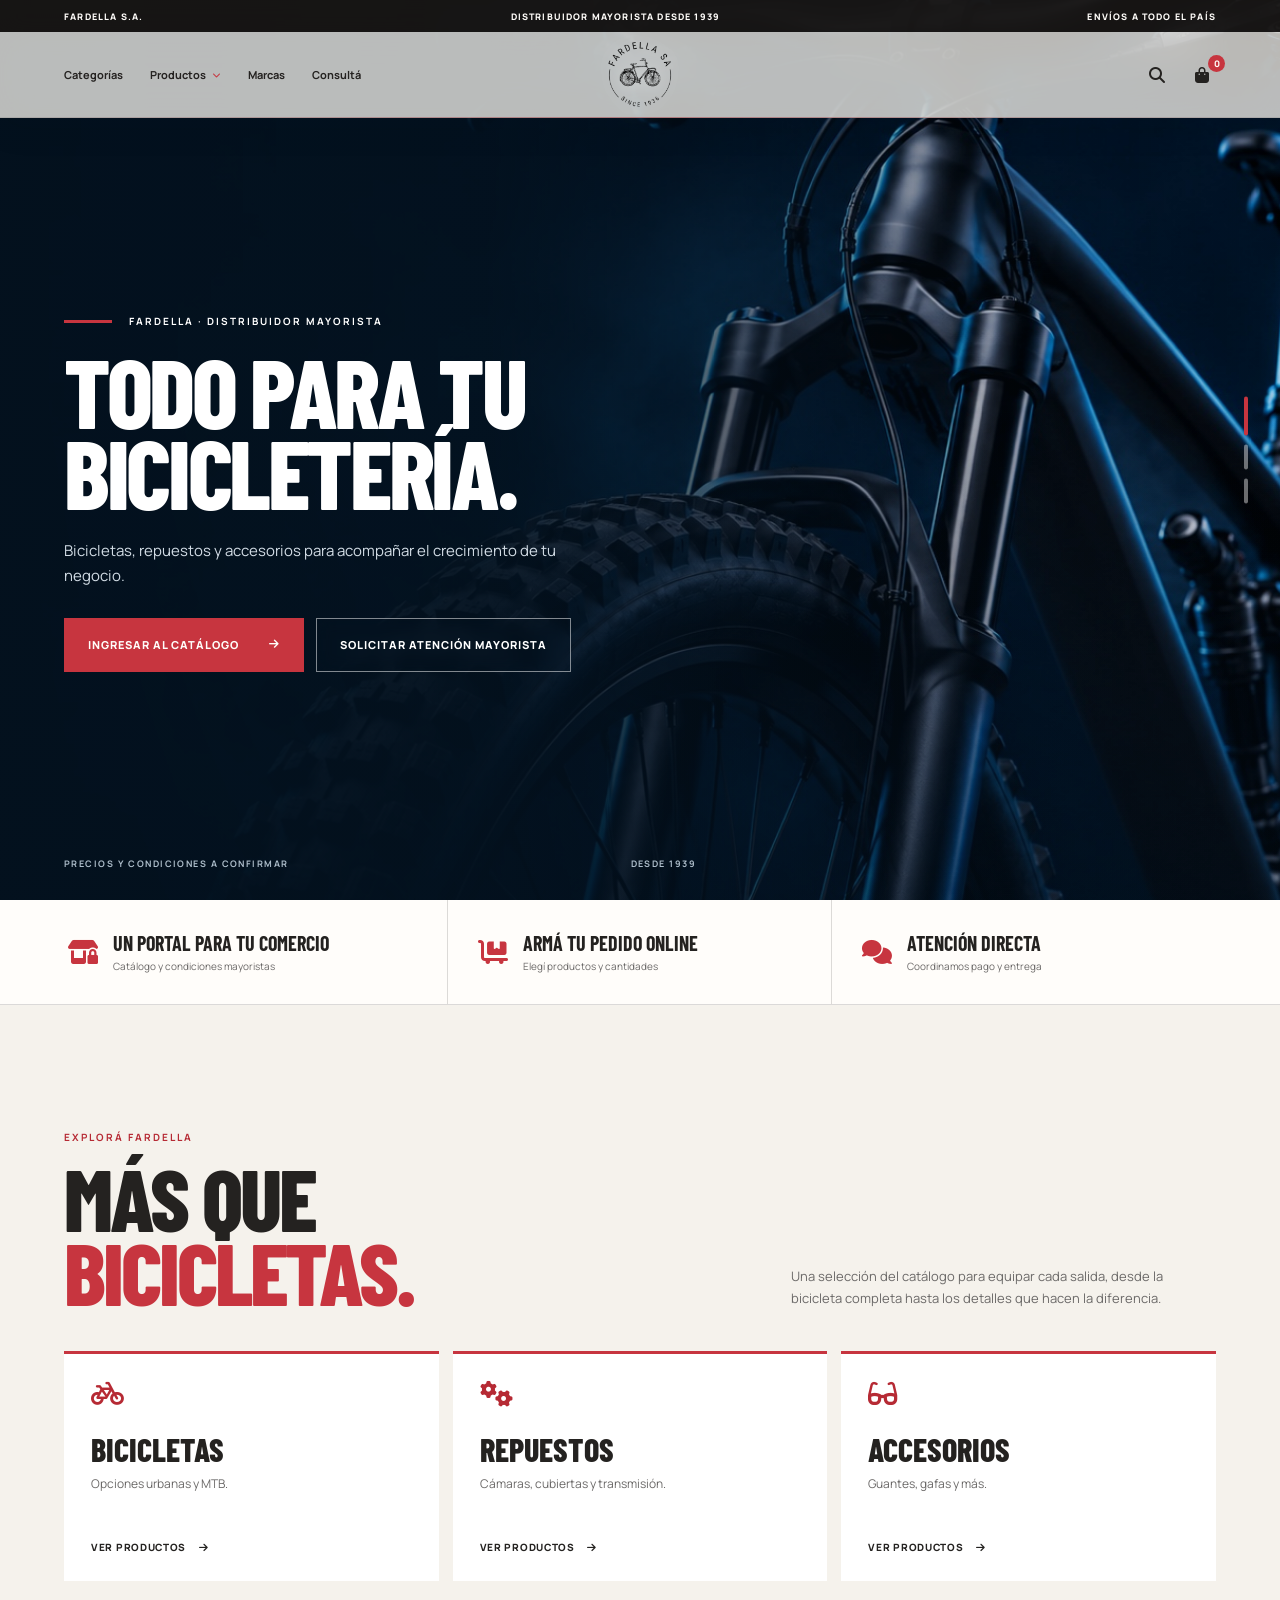
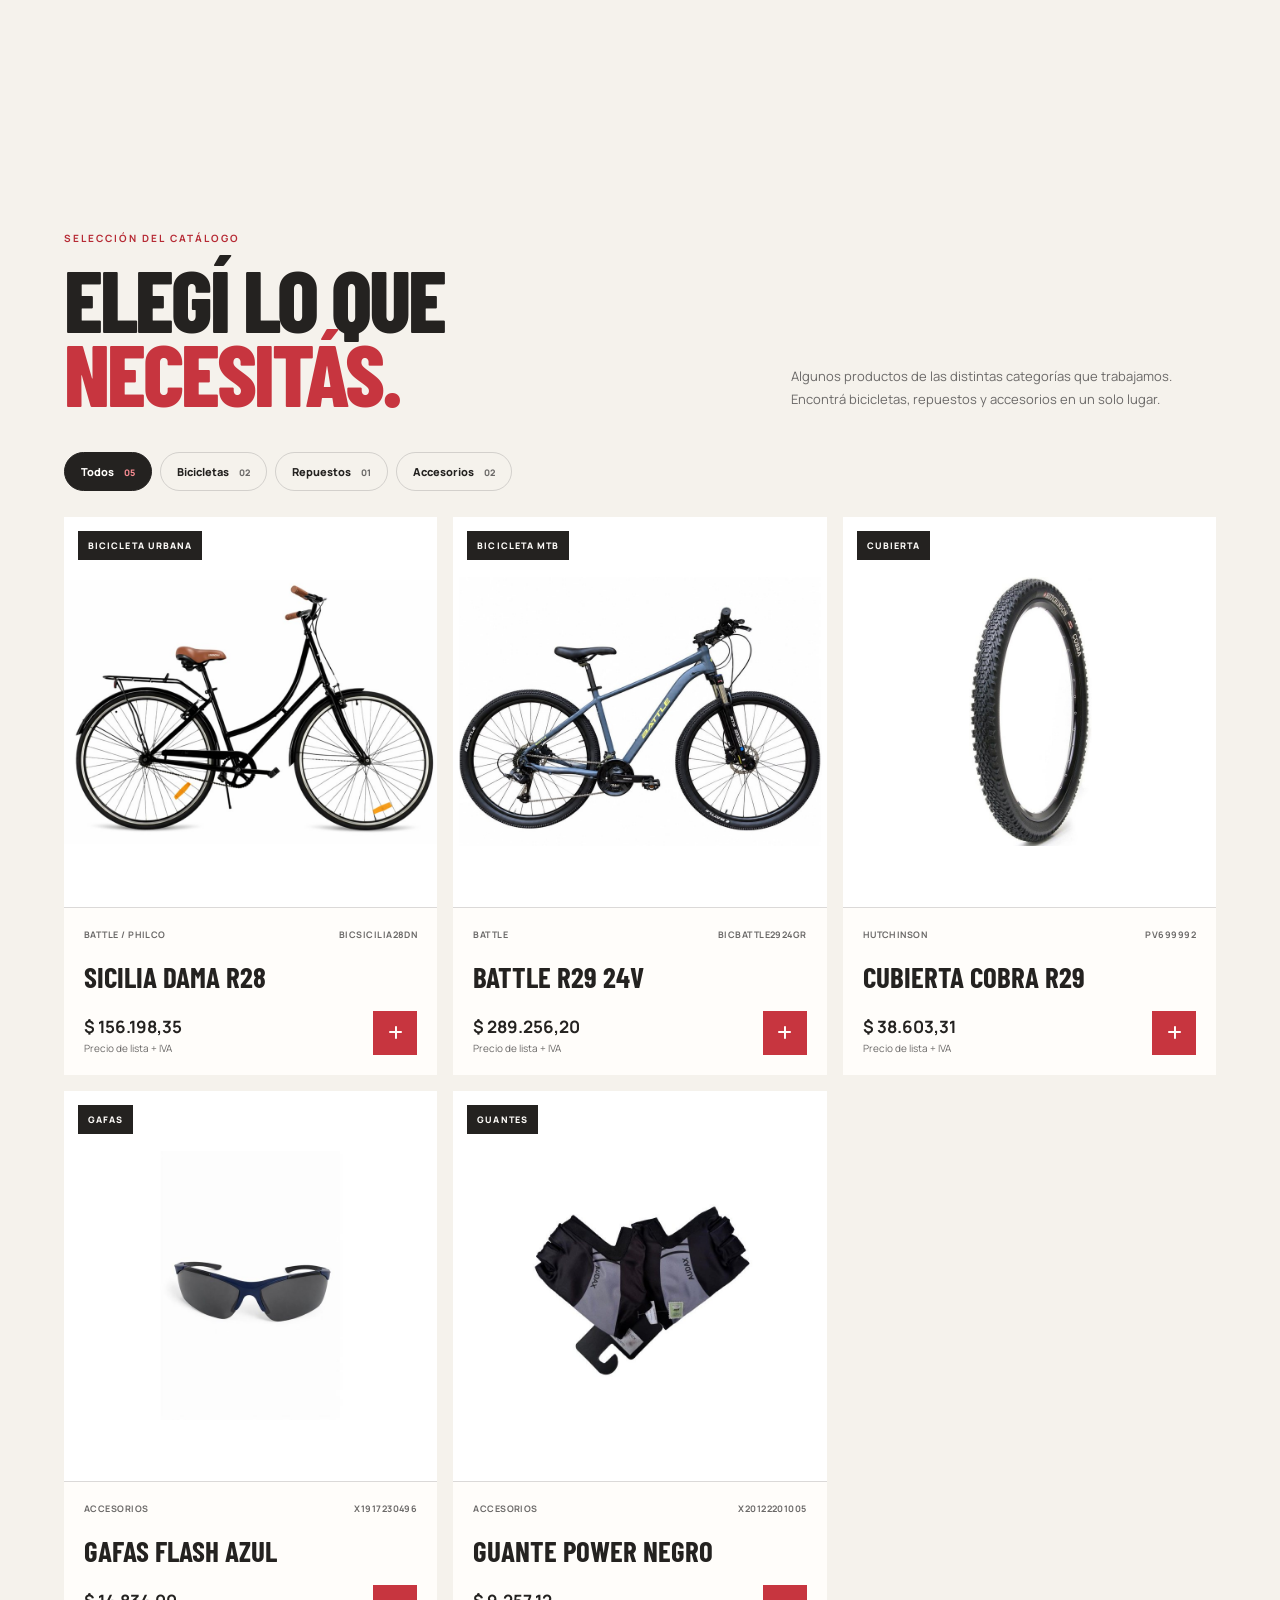
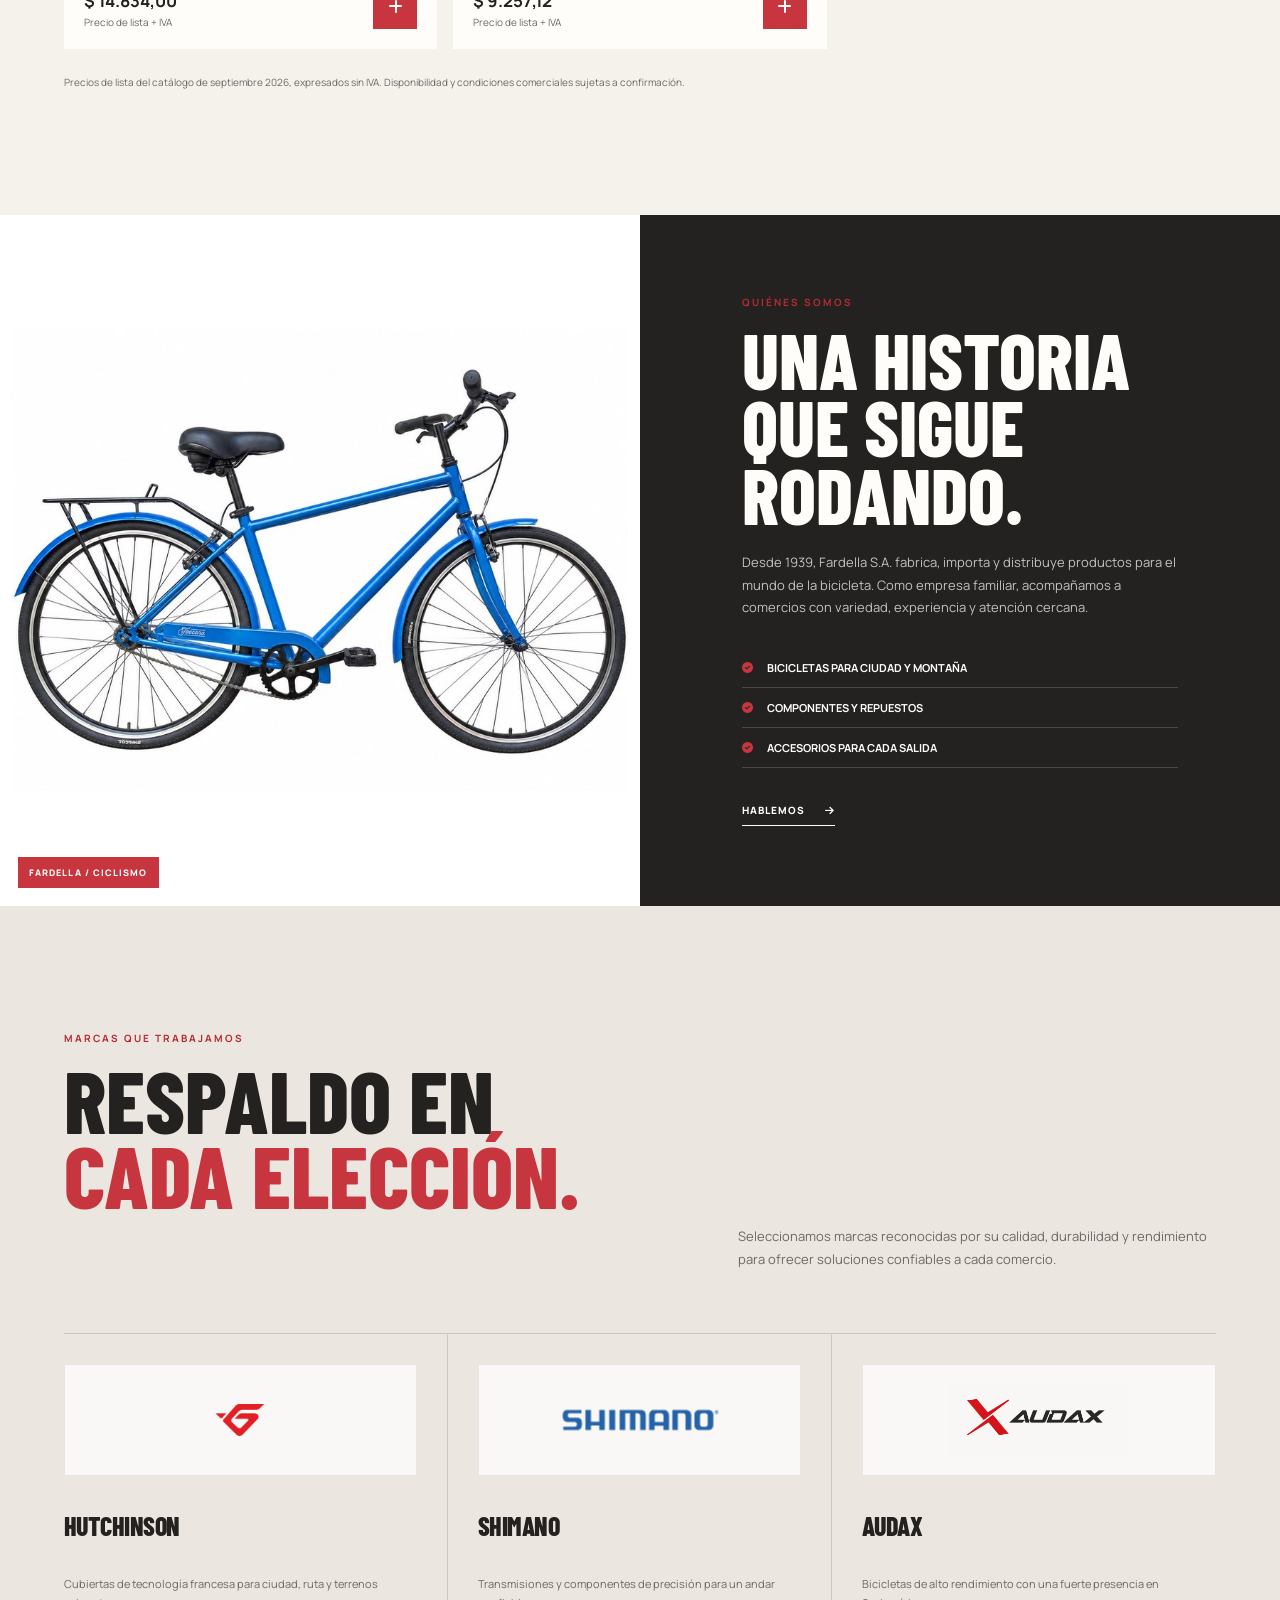
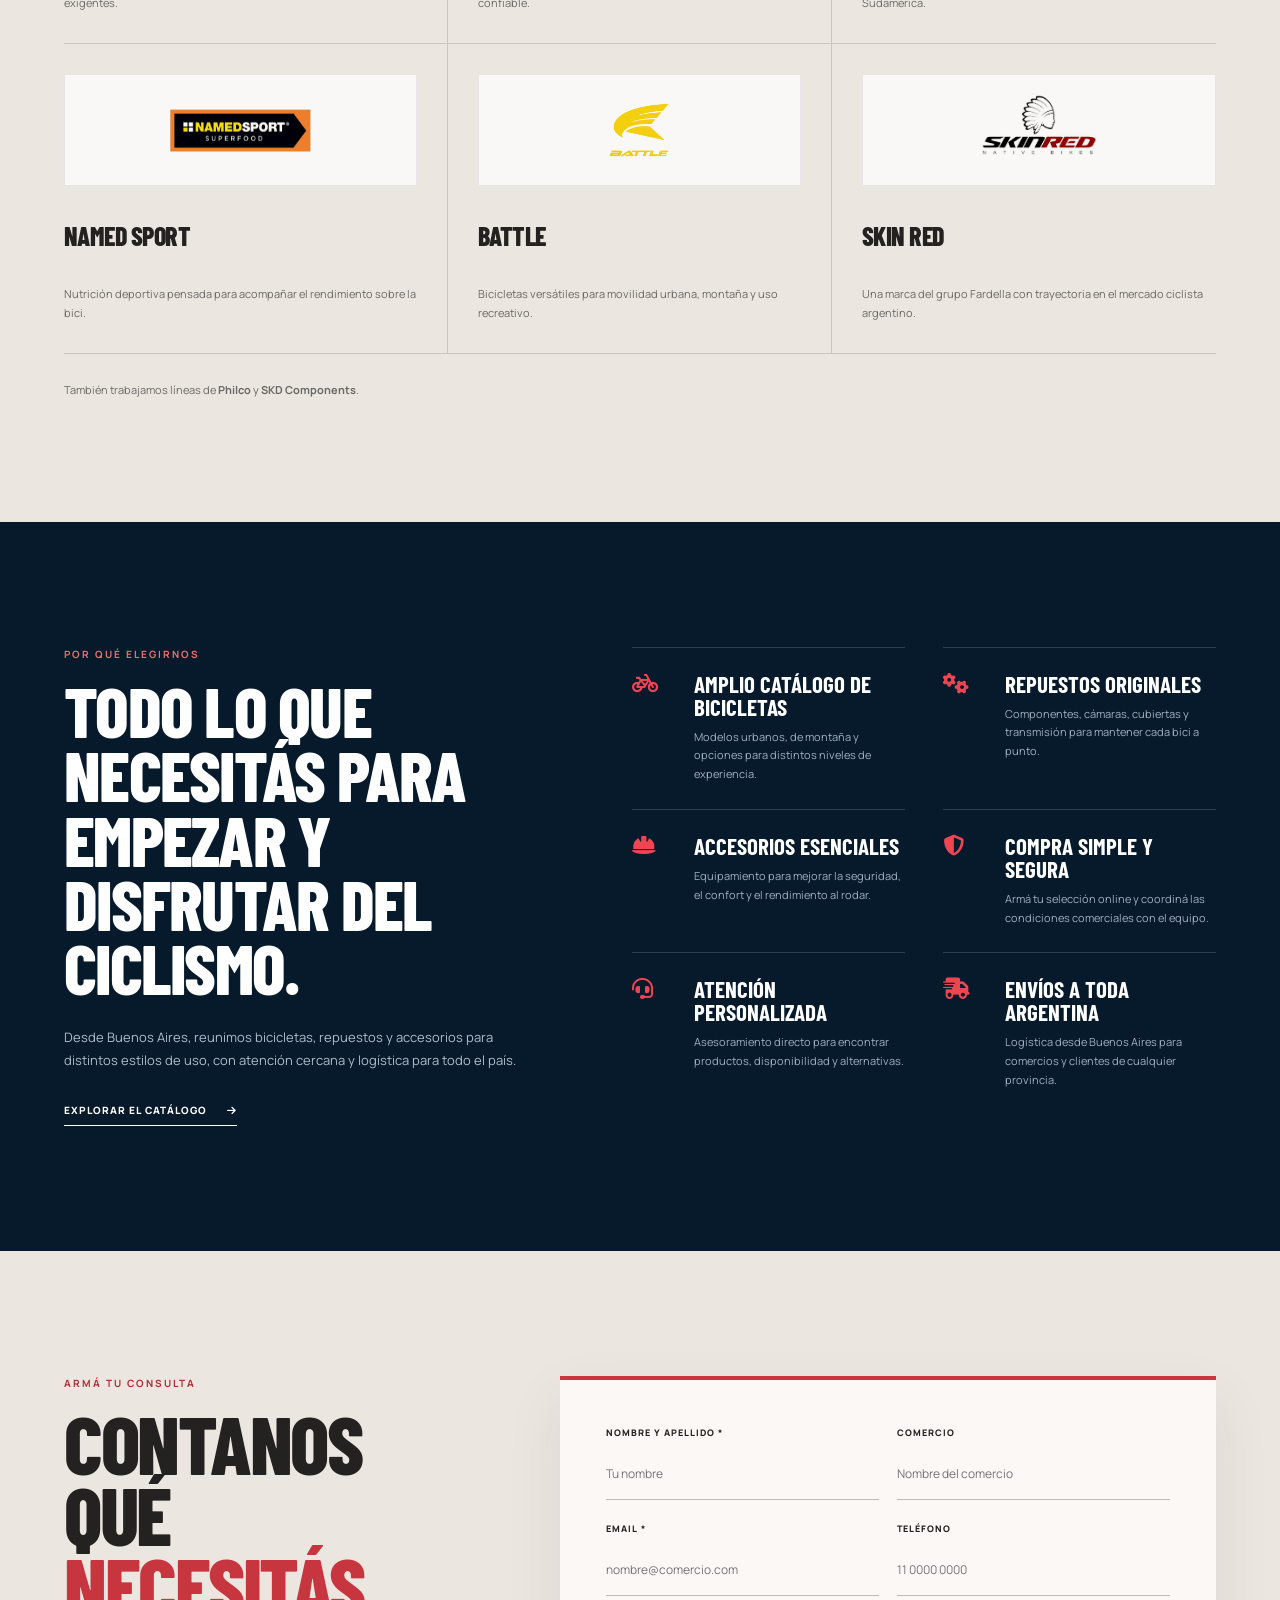
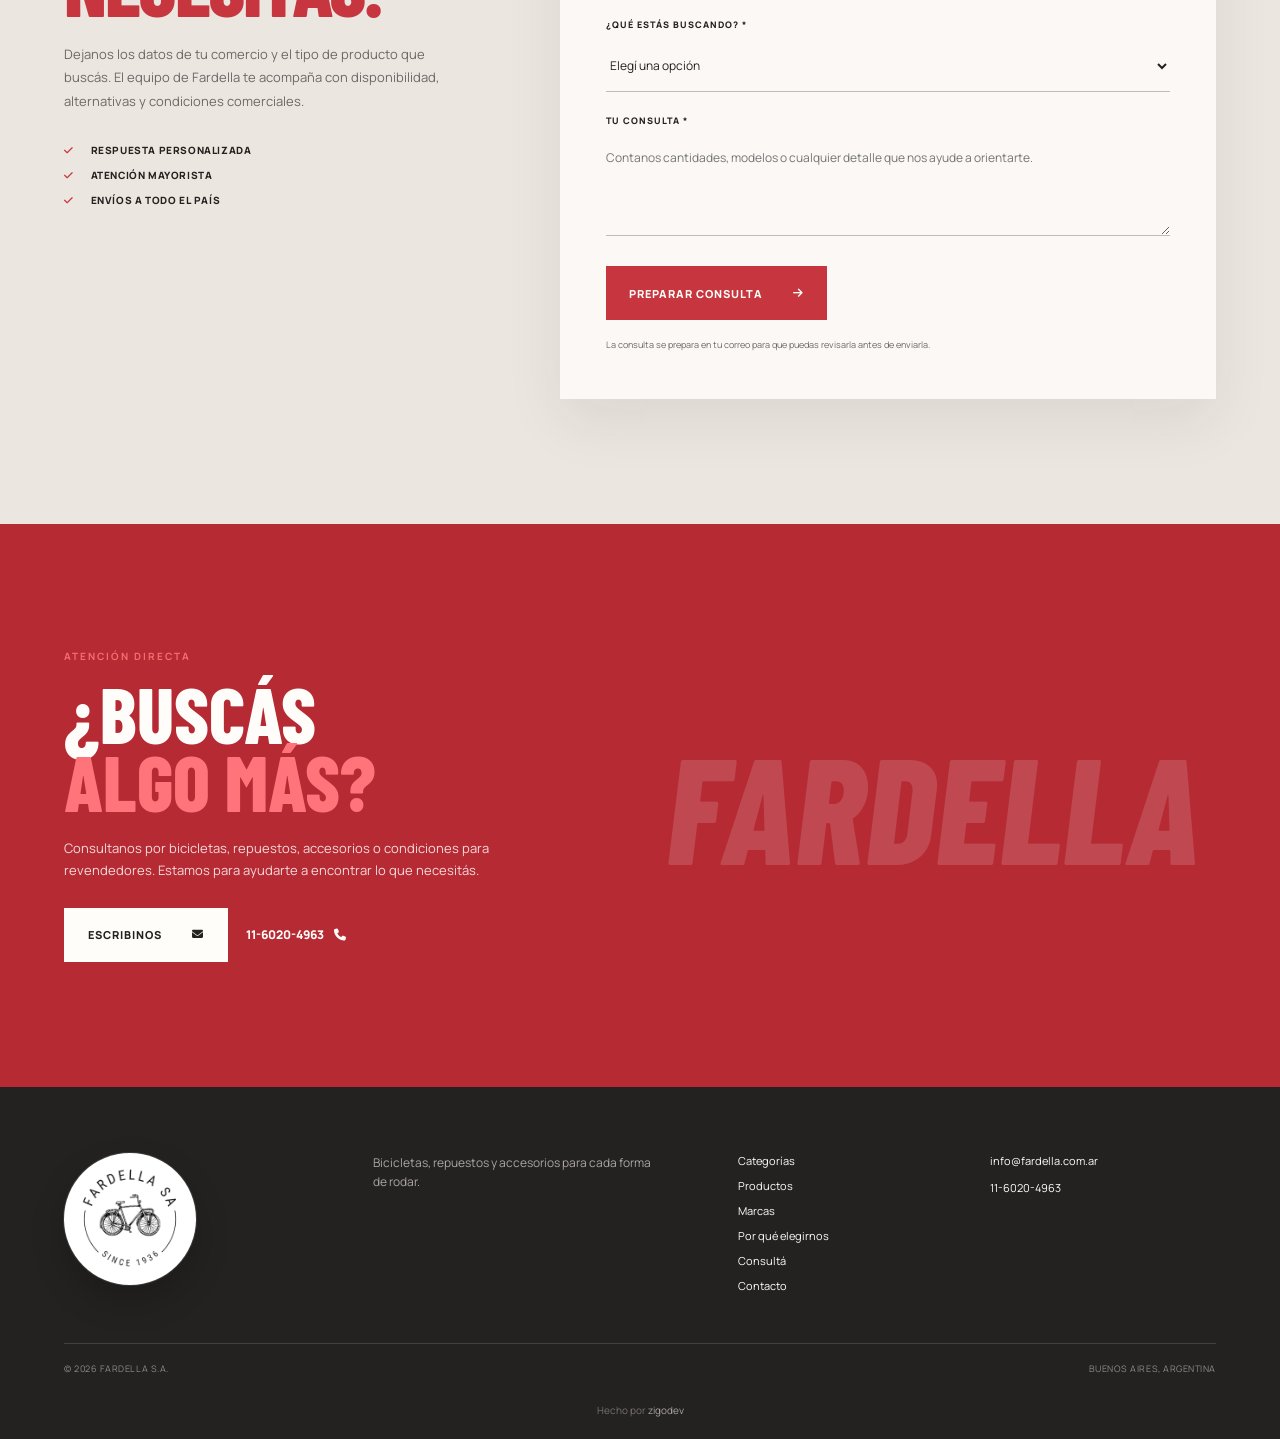
<file: index.html>
<!DOCTYPE html>
<html lang="es">
<head>
  <meta charset="UTF-8">
  <meta name="viewport" content="width=device-width, initial-scale=1.0">
  <meta name="description" content="Fardella S.A.: distribución mayorista de bicicletas, cámaras, cubiertas, transmisión y accesorios desde 1939.">
  <meta property="og:title" content="Fardella S.A. — Todo para tu bicicletería">
  <title>Fardella S.A. — Todo para tu bicicletería</title>
  <link rel="preconnect" href="https://fonts.googleapis.com">
  <link rel="preconnect" href="https://fonts.gstatic.com" crossorigin>
  <link href="https://fonts.googleapis.com/css2?family=Barlow+Condensed:wght@500;600;700;800&family=Manrope:wght@400;500;600;700&display=swap" rel="stylesheet">
  <link rel="stylesheet" href="https://cdnjs.cloudflare.com/ajax/libs/font-awesome/6.5.2/css/all.min.css">
  <link rel="stylesheet" href="styles.css?v=20261104c">
</head>
<body class="fardella-site">
  <div class="announcement"><span>FARDELLA S.A.</span><span>Distribuidor mayorista desde 1939</span><span>Envíos a todo el país</span></div>
  <header class="site-header">
    <button class="icon-button menu-toggle" aria-label="Abrir menú" aria-expanded="false"><span></span><span></span></button>
    <a class="wordmark" href="index.html" aria-label="Fardella S.A., inicio"><img src="assets/images/fardella/logo-fardella-official.png" alt="Fardella S.A."></a>
    <nav class="desktop-nav" aria-label="Navegación principal">
      <a href="#categorias">Categorías</a>
      <div class="catalog-dropdown">
        <button class="catalog-dropdown-toggle" type="button" aria-expanded="false" aria-controls="catalog-dropdown-menu">
          Productos <i class="fa-solid fa-chevron-down"></i>
        </button>
        <div class="catalog-dropdown-menu" id="catalog-dropdown-menu" aria-hidden="true">
          <div class="catalog-dropdown-heading">
            <span>Catálogo Fardella</span>
            <strong>Elegí por tipo de producto</strong>
          </div>
          <div class="catalog-dropdown-grid">
            <a href="#productos" data-category-link="bicicletas"><i class="fa-solid fa-bicycle"></i><span><strong>Bicicletas</strong><small>Urbanas y mountain bike</small></span></a>
            <a href="#productos" data-category-link="repuestos"><i class="fa-solid fa-circle-notch"></i><span><strong>Cubiertas y cámaras</strong><small>Distintos rodados y usos</small></span></a>
            <a href="#productos" data-category-link="repuestos"><i class="fa-solid fa-gears"></i><span><strong>Transmisión y componentes</strong><small>Repuestos para cada bicicleta</small></span></a>
            <a href="#productos" data-category-link="accesorios"><i class="fa-solid fa-helmet-safety"></i><span><strong>Accesorios</strong><small>Cascos, guantes, gafas y más</small></span></a>
          </div>
          <a class="catalog-dropdown-all" href="#productos" data-category-link="todos">Ver todo el catálogo <i class="fa-solid fa-arrow-right"></i></a>
        </div>
      </div>
      <a href="#marcas">Marcas</a>
      <a href="#consulta">Consultá</a>
    </nav>
    <div class="header-actions"><button class="icon-button search-toggle" aria-label="Buscar"><i class="fa-solid fa-magnifying-glass"></i></button><a class="icon-button cart-link" href="carrito.html" aria-label="Ver selección"><i class="fa-solid fa-bag-shopping"></i><span class="cart-count" data-cart-count>0</span></a></div>
  </header>
  <aside class="mobile-menu" aria-hidden="true">
    <div class="mobile-menu-top"><span>MENÚ</span><button class="icon-button menu-close" aria-label="Cerrar menú"><i class="fa-solid fa-xmark"></i></button></div>
    <nav>
      <a href="#categorias">Categorías</a>
      <div class="mobile-catalog">
        <button class="mobile-catalog-toggle" type="button" aria-expanded="false" aria-controls="mobile-catalog-panel">
          Productos <i class="fa-solid fa-chevron-down"></i>
        </button>
        <div class="mobile-catalog-panel" id="mobile-catalog-panel" aria-hidden="true">
          <a href="#productos" data-category-link="bicicletas"><i class="fa-solid fa-bicycle"></i> Bicicletas</a>
          <a href="#productos" data-category-link="repuestos"><i class="fa-solid fa-circle-notch"></i> Cubiertas y cámaras</a>
          <a href="#productos" data-category-link="repuestos"><i class="fa-solid fa-gears"></i> Transmisión y componentes</a>
          <a href="#productos" data-category-link="accesorios"><i class="fa-solid fa-helmet-safety"></i> Accesorios</a>
          <a href="#productos" data-category-link="todos"><i class="fa-solid fa-border-all"></i> Ver todo</a>
        </div>
      </div>
      <a href="#marcas">Marcas</a>
      <a href="#elegirnos">Por qué elegirnos</a>
      <a href="#consulta">Consultá</a>
      <a href="#contacto">Contacto</a>
    </nav>
    <p>Todo para disfrutar del ciclismo.</p>
  </aside>
  <div class="menu-backdrop"></div>
  <div class="search-panel" aria-hidden="true">
    <button class="search-close" aria-label="Cerrar búsqueda"><i class="fa-solid fa-xmark"></i></button>
    <label for="site-search">Buscar productos</label>
    <div class="search-field"><input id="site-search" type="search" placeholder="Bicicletas, cubiertas, guantes..." autocomplete="off"><i class="fa-solid fa-magnifying-glass"></i></div>
    <div class="search-results" aria-live="polite"></div>
  </div>
  <main>
    <section class="hero hero-cinematic" aria-labelledby="hero-title">
      <div class="hero-slides" aria-hidden="true">
        <img class="hero-media hero-slide active" src="assets/images/fardella/hero-mtb-cinematic.jpg" alt="" data-hero-slide>
        <img class="hero-media hero-slide" src="assets/images/fardella/hero-drivetrain.jpg" alt="" data-hero-slide>
        <img class="hero-media hero-slide" src="assets/images/fardella/hero-accessories.jpg" alt="" data-hero-slide>
      </div>
      <div class="hero-shade" aria-hidden="true"></div>
      <div class="hero-copy">
        <div class="hero-kicker">
          <span aria-hidden="true"></span>
          <p class="eyebrow">Fardella · Distribuidor mayorista</p>
        </div>
        <h1 id="hero-title">Todo para tu<br><em>bicicletería.</em></h1>
        <p class="hero-description">Bicicletas, repuestos y accesorios para acompañar el crecimiento de tu negocio.</p>
        <div class="hero-actions">
          <a class="button button-accent" href="#productos">Ingresar al catálogo <i class="fa-solid fa-arrow-right"></i></a>
          <a class="button button-outline" href="#contacto">Solicitar atención mayorista</a>
        </div>
        <div class="hero-footnote"><span>PRECIOS Y CONDICIONES A CONFIRMAR</span><span>DESDE 1939</span></div>
      </div>
      <div class="hero-pagination" aria-label="Cambiar imagen destacada">
        <button class="active" type="button" data-hero-go="0" aria-label="Ver bicicleta" aria-pressed="true"></button>
        <button type="button" data-hero-go="1" aria-label="Ver transmisión" aria-pressed="false"></button>
        <button type="button" data-hero-go="2" aria-label="Ver accesorios" aria-pressed="false"></button>
      </div>
    </section>

    <section class="trust-strip" aria-label="Qué encontrás en Fardella">
      <article><i class="fa-solid fa-shop-lock"></i><div><strong>Un portal para tu comercio</strong><span>Catálogo y condiciones mayoristas</span></div></article>
      <article><i class="fa-solid fa-cart-flatbed"></i><div><strong>Armá tu pedido online</strong><span>Elegí productos y cantidades</span></div></article>
      <article><i class="fa-solid fa-comments"></i><div><strong>Atención directa</strong><span>Coordinamos pago y entrega</span></div></article>
    </section>

    <section class="categories section-pad" id="categorias">
      <div class="section-heading fade-in"><div><p class="eyebrow dark">Explorá Fardella</p><h2>Más que<br><em>bicicletas.</em></h2></div><p>Una selección del catálogo para equipar cada salida, desde la bicicleta completa hasta los detalles que hacen la diferencia.</p></div>
      <div class="category-grid">
        <a class="category-card" href="#productos" data-category-link="bicicletas"><i class="fa-solid fa-bicycle"></i><h3>Bicicletas</h3><p>Opciones urbanas y MTB.</p><span>Ver productos <i class="fa-solid fa-arrow-right"></i></span></a>
        <a class="category-card" href="#productos" data-category-link="repuestos"><i class="fa-solid fa-gears"></i><h3>Repuestos</h3><p>Cámaras, cubiertas y transmisión.</p><span>Ver productos <i class="fa-solid fa-arrow-right"></i></span></a>
        <a class="category-card" href="#productos" data-category-link="accesorios"><i class="fa-solid fa-glasses"></i><h3>Accesorios</h3><p>Guantes, gafas y más.</p><span>Ver productos <i class="fa-solid fa-arrow-right"></i></span></a>
      </div>
    </section>

    <section class="catalog section-pad" id="productos" aria-labelledby="catalog-title">
      <div class="section-heading fade-in"><div><p class="eyebrow dark">Selección del catálogo</p><h2 id="catalog-title">Elegí lo que<br><em>necesitás.</em></h2></div><p>Algunos productos de las distintas categorías que trabajamos. Encontrá bicicletas, repuestos y accesorios en un solo lugar.</p></div>
      <div class="filters fade-in" role="group" aria-label="Filtrar productos">
        <button class="filter active" data-filter="todos">Todos <span>05</span></button>
        <button class="filter" data-filter="bicicletas">Bicicletas <span>02</span></button>
        <button class="filter" data-filter="repuestos">Repuestos <span>01</span></button>
        <button class="filter" data-filter="accesorios">Accesorios <span>02</span></button>
      </div>
      <div class="product-grid" data-product-grid></div>
      <p class="catalog-note">Precios de lista del catálogo de septiembre 2026, expresados sin IVA. Disponibilidad y condiciones comerciales sujetas a confirmación.</p>
    </section>

    <section class="split-story" id="nosotros">
      <div class="story-image"><img src="assets/images/fardella/toscana-azul.jpg" alt="Bicicleta urbana Toscana azul del catálogo Fardella" loading="lazy"><span class="image-index">FARDELLA / CICLISMO</span></div>
      <div class="story-copy">
        <p class="eyebrow">Quiénes somos</p><h2>Una historia<br>que sigue rodando.</h2>
        <p>Desde 1939, Fardella S.A. fabrica, importa y distribuye productos para el mundo de la bicicleta. Como empresa familiar, acompañamos a comercios con variedad, experiencia y atención cercana.</p>
        <ul><li><i class="fa-solid fa-circle-check"></i> Bicicletas para ciudad y montaña</li><li><i class="fa-solid fa-circle-check"></i> Componentes y repuestos</li><li><i class="fa-solid fa-circle-check"></i> Accesorios para cada salida</li></ul>
        <a class="text-link" href="mailto:info@fardella.com.ar">Hablemos <i class="fa-solid fa-arrow-right"></i></a>
      </div>
    </section>

    <section class="brands section-pad" id="marcas" aria-labelledby="brands-title">
      <div class="brands-heading fade-in">
        <div>
          <p class="eyebrow dark">Marcas que trabajamos</p>
          <h2 id="brands-title">Respaldo en<br><em>cada elección.</em></h2>
        </div>
        <p>Seleccionamos marcas reconocidas por su calidad, durabilidad y rendimiento para ofrecer soluciones confiables a cada comercio.</p>
      </div>
      <div class="brand-grid">
        <article class="brand-card fade-in">
          <div class="brand-logo"><img src="assets/images/brands/hutchinson.png" alt="Hutchinson" loading="lazy"></div>
          <span class="brand-name">Hutchinson</span>
          <p>Cubiertas de tecnología francesa para ciudad, ruta y terrenos exigentes.</p>
        </article>
        <article class="brand-card fade-in">
          <div class="brand-logo"><img src="assets/images/brands/shimano.svg" alt="Shimano" loading="lazy"></div>
          <span class="brand-name">Shimano</span>
          <p>Transmisiones y componentes de precisión para un andar confiable.</p>
        </article>
        <article class="brand-card fade-in">
          <div class="brand-logo"><img src="assets/images/brands/audax.png" alt="Audax" loading="lazy"></div>
          <span class="brand-name">Audax</span>
          <p>Bicicletas de alto rendimiento con una fuerte presencia en Sudamérica.</p>
        </article>
        <article class="brand-card fade-in">
          <div class="brand-logo"><img src="assets/images/brands/named-sport.png" alt="Named Sport" loading="lazy"></div>
          <span class="brand-name">Named Sport</span>
          <p>Nutrición deportiva pensada para acompañar el rendimiento sobre la bici.</p>
        </article>
        <article class="brand-card fade-in">
          <div class="brand-logo"><img src="assets/images/brands/battle.jpg" alt="Battle" loading="lazy"></div>
          <span class="brand-name">Battle</span>
          <p>Bicicletas versátiles para movilidad urbana, montaña y uso recreativo.</p>
        </article>
        <article class="brand-card fade-in">
          <div class="brand-logo"><img src="assets/images/brands/skin-red.jpg" alt="Skin Red Native Bikes" loading="lazy"></div>
          <span class="brand-name">Skin Red</span>
          <p>Una marca del grupo Fardella con trayectoria en el mercado ciclista argentino.</p>
        </article>
      </div>
      <p class="brands-more">También trabajamos líneas de <strong>Philco</strong> y <strong>SKD Components</strong>.</p>
    </section>

    <section class="why-us section-pad" id="elegirnos" aria-labelledby="why-title">
      <div class="why-intro fade-in">
        <p class="eyebrow">Por qué elegirnos</p>
        <h2 id="why-title">Todo lo que necesitás para empezar y disfrutar del ciclismo.</h2>
        <p>Desde Buenos Aires, reunimos bicicletas, repuestos y accesorios para distintos estilos de uso, con atención cercana y logística para todo el país.</p>
        <a class="text-link light-link" href="#productos">Explorar el catálogo <i class="fa-solid fa-arrow-right"></i></a>
      </div>
      <div class="why-grid">
        <article class="why-card fade-in"><i class="fa-solid fa-bicycle"></i><div><h3>Amplio catálogo de bicicletas</h3><p>Modelos urbanos, de montaña y opciones para distintos niveles de experiencia.</p></div></article>
        <article class="why-card fade-in"><i class="fa-solid fa-gears"></i><div><h3>Repuestos originales</h3><p>Componentes, cámaras, cubiertas y transmisión para mantener cada bici a punto.</p></div></article>
        <article class="why-card fade-in"><i class="fa-solid fa-helmet-safety"></i><div><h3>Accesorios esenciales</h3><p>Equipamiento para mejorar la seguridad, el confort y el rendimiento al rodar.</p></div></article>
        <article class="why-card fade-in"><i class="fa-solid fa-shield-halved"></i><div><h3>Compra simple y segura</h3><p>Armá tu selección online y coordiná las condiciones comerciales con el equipo.</p></div></article>
        <article class="why-card fade-in"><i class="fa-solid fa-headset"></i><div><h3>Atención personalizada</h3><p>Asesoramiento directo para encontrar productos, disponibilidad y alternativas.</p></div></article>
        <article class="why-card fade-in"><i class="fa-solid fa-truck-fast"></i><div><h3>Envíos a toda Argentina</h3><p>Logística desde Buenos Aires para comercios y clientes de cualquier provincia.</p></div></article>
      </div>
    </section>

    <section class="inquiry section-pad" id="consulta" aria-labelledby="inquiry-title">
      <div class="inquiry-intro fade-in">
        <p class="eyebrow dark">Armá tu consulta</p>
        <h2 id="inquiry-title">Contanos qué<br><em>necesitás.</em></h2>
        <p>Dejanos los datos de tu comercio y el tipo de producto que buscás. El equipo de Fardella te acompaña con disponibilidad, alternativas y condiciones comerciales.</p>
        <div class="inquiry-notes">
          <span><i class="fa-solid fa-check"></i> Respuesta personalizada</span>
          <span><i class="fa-solid fa-check"></i> Atención mayorista</span>
          <span><i class="fa-solid fa-check"></i> Envíos a todo el país</span>
        </div>
      </div>
      <form class="inquiry-form fade-in" data-inquiry-form>
        <div class="form-grid">
          <label><span>Nombre y apellido *</span><input type="text" name="nombre" autocomplete="name" required placeholder="Tu nombre"></label>
          <label><span>Comercio</span><input type="text" name="comercio" autocomplete="organization" placeholder="Nombre del comercio"></label>
          <label><span>Email *</span><input type="email" name="email" autocomplete="email" required placeholder="nombre@comercio.com"></label>
          <label><span>Teléfono</span><input type="tel" name="telefono" autocomplete="tel" placeholder="11 0000 0000"></label>
          <label class="form-wide"><span>¿Qué estás buscando? *</span><select name="interes" required><option value="">Elegí una opción</option><option>Bicicletas</option><option>Cámaras, cubiertas o transmisión</option><option>Accesorios</option><option>Cuenta mayorista</option><option>Otro producto</option></select></label>
          <label class="form-wide"><span>Tu consulta *</span><textarea name="mensaje" rows="4" required placeholder="Contanos cantidades, modelos o cualquier detalle que nos ayude a orientarte."></textarea></label>
        </div>
        <div class="form-submit"><button class="button button-accent" type="submit">Preparar consulta <i class="fa-solid fa-arrow-right"></i></button><p data-form-status aria-live="polite">La consulta se prepara en tu correo para que puedas revisarla antes de enviarla.</p></div>
      </form>
    </section>

    <section class="feature-banner section-pad" id="contacto">
      <div class="feature-copy"><p class="eyebrow">Atención directa</p><h2>¿Buscás<br><em>algo más?</em></h2><p>Consultanos por bicicletas, repuestos, accesorios o condiciones para revendedores. Estamos para ayudarte a encontrar lo que necesitás.</p><div class="contact-actions"><a class="button button-light" href="mailto:info@fardella.com.ar">Escribinos <i class="fa-solid fa-envelope"></i></a><a class="contact-phone" href="tel:+541160204963">11-6020-4963 <i class="fa-solid fa-phone"></i></a></div></div>
      <div class="feature-mark" aria-hidden="true">FARDELLA</div>
    </section>
  </main>
  <footer class="footer">
    <div class="footer-main"><a class="wordmark footer-brand" href="index.html"><img src="assets/images/fardella/logo-fardella-official.png" alt="Fardella S.A."></a><p>Bicicletas, repuestos y accesorios para cada forma de rodar.</p><nav class="footer-links" aria-label="Navegación del pie"><a href="#categorias">Categorías</a><a href="#productos">Productos</a><a href="#marcas">Marcas</a><a href="#elegirnos">Por qué elegirnos</a><a href="#consulta">Consultá</a><a href="#contacto">Contacto</a></nav><div class="footer-contact"><a href="mailto:info@fardella.com.ar">info@fardella.com.ar</a><a href="tel:+541160204963">11-6020-4963</a></div></div>
    <div class="footer-bottom"><span>© 2026 Fardella S.A.</span><span>Buenos Aires, Argentina</span></div>
    <div class="footer-credit">Hecho por <a href="https://zigodev.com.ar" target="_blank" rel="noopener noreferrer">zigodev</a></div>
  </footer>
  <div class="toast" role="status" aria-live="polite"></div>
  <script src="main.js?v=20261104c"></script>
</body>
</html>
</file>
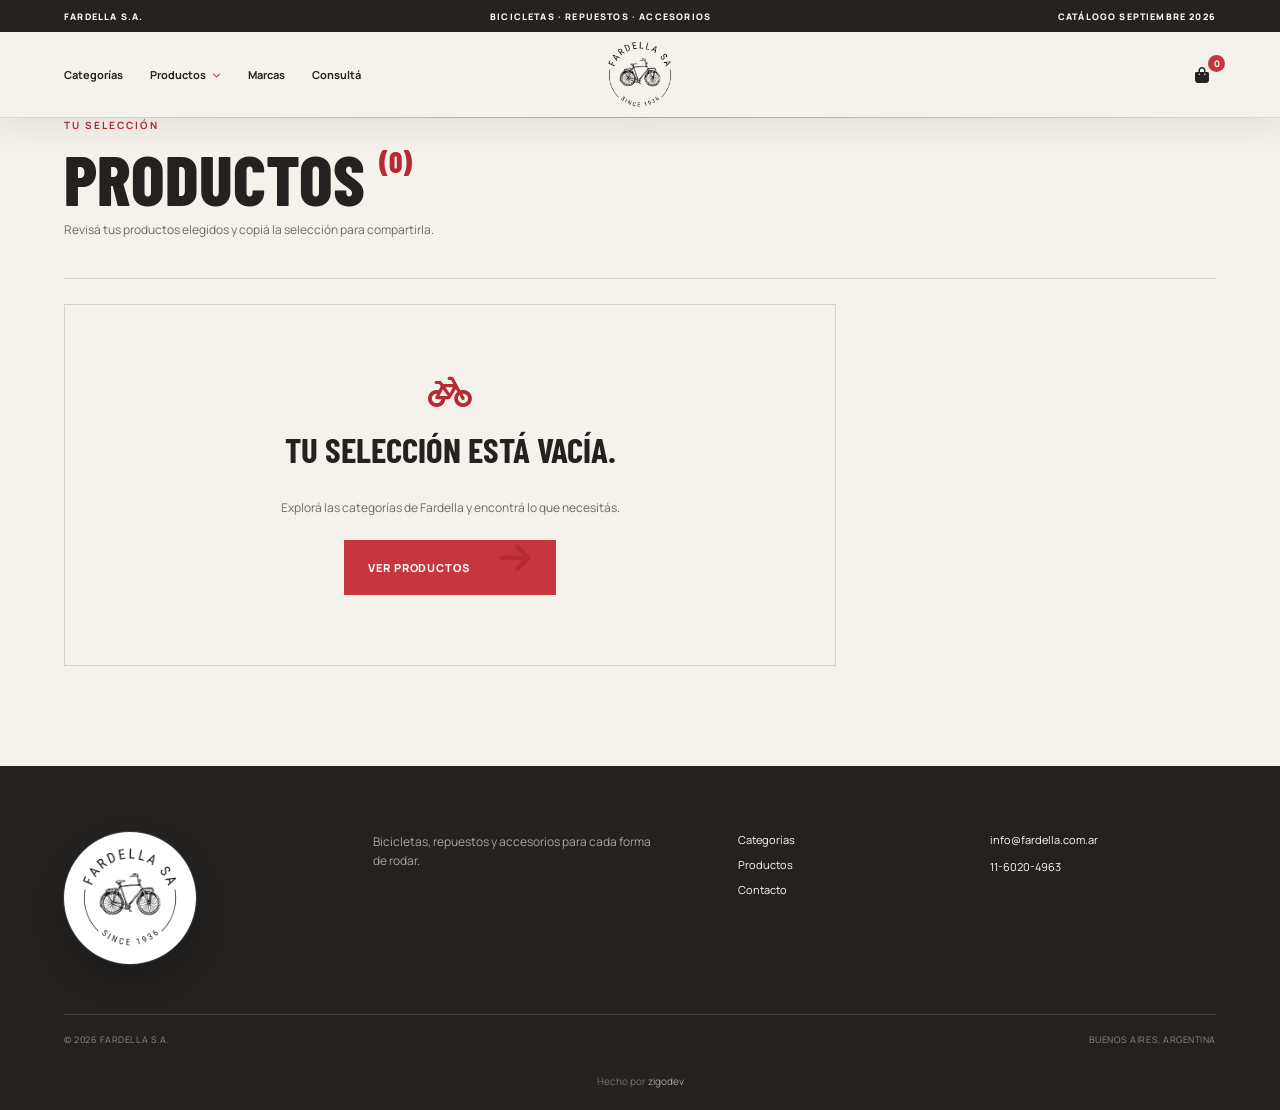
<file: carrito.html>
<!DOCTYPE html>
<html lang="es">
<head>
  <meta charset="UTF-8">
  <meta name="viewport" content="width=device-width, initial-scale=1.0">
  <meta name="description" content="Revisá tu selección de productos Fardella S.A.">
  <title>Tu selección — Fardella S.A.</title>
  <link rel="preconnect" href="https://fonts.googleapis.com">
  <link rel="preconnect" href="https://fonts.gstatic.com" crossorigin>
  <link href="https://fonts.googleapis.com/css2?family=Barlow+Condensed:wght@500;600;700;800&family=Manrope:wght@400;500;600;700&display=swap" rel="stylesheet">
  <link rel="stylesheet" href="https://cdnjs.cloudflare.com/ajax/libs/font-awesome/6.5.2/css/all.min.css">
  <link rel="stylesheet" href="styles.css?v=20261104c">
</head>
<body class="inner-page fardella-site" data-cart-page>
  <div class="announcement"><span>FARDELLA S.A.</span><span>Bicicletas · Repuestos · Accesorios</span><span>Catálogo septiembre 2026</span></div>
  <header class="site-header">
    <button class="icon-button menu-toggle" aria-label="Abrir menú" aria-expanded="false"><span></span><span></span></button>
    <a class="wordmark" href="index.html" aria-label="Fardella S.A., inicio"><img src="assets/images/fardella/logo-fardella-official.png" alt="Fardella S.A."></a>
    <nav class="desktop-nav" aria-label="Navegación principal">
      <a href="index.html#categorias">Categorías</a>
      <div class="catalog-dropdown">
        <button class="catalog-dropdown-toggle" type="button" aria-expanded="false" aria-controls="catalog-dropdown-menu">Productos <i class="fa-solid fa-chevron-down"></i></button>
        <div class="catalog-dropdown-menu" id="catalog-dropdown-menu" aria-hidden="true">
          <div class="catalog-dropdown-heading"><span>Catálogo Fardella</span><strong>Elegí por tipo de producto</strong></div>
          <div class="catalog-dropdown-grid">
            <a href="index.html#productos"><i class="fa-solid fa-bicycle"></i><span><strong>Bicicletas</strong><small>Urbanas y mountain bike</small></span></a>
            <a href="index.html#productos"><i class="fa-solid fa-circle-notch"></i><span><strong>Cubiertas y cámaras</strong><small>Distintos rodados y usos</small></span></a>
            <a href="index.html#productos"><i class="fa-solid fa-gears"></i><span><strong>Transmisión y componentes</strong><small>Repuestos para cada bicicleta</small></span></a>
            <a href="index.html#productos"><i class="fa-solid fa-helmet-safety"></i><span><strong>Accesorios</strong><small>Cascos, guantes, gafas y más</small></span></a>
          </div>
          <a class="catalog-dropdown-all" href="index.html#productos">Ver todo el catálogo <i class="fa-solid fa-arrow-right"></i></a>
        </div>
      </div>
      <a href="index.html#marcas">Marcas</a>
      <a href="index.html#consulta">Consultá</a>
    </nav>
    <div class="header-actions"><a class="icon-button cart-link" href="carrito.html" aria-label="Ver selección"><i class="fa-solid fa-bag-shopping"></i><span class="cart-count" data-cart-count>0</span></a></div>
  </header>
  <aside class="mobile-menu" aria-hidden="true">
    <div class="mobile-menu-top"><span>MENÚ</span><button class="icon-button menu-close" aria-label="Cerrar menú"><i class="fa-solid fa-xmark"></i></button></div>
    <nav>
      <a href="index.html#categorias">Categorías</a>
      <div class="mobile-catalog">
        <button class="mobile-catalog-toggle" type="button" aria-expanded="false" aria-controls="mobile-catalog-panel">Productos <i class="fa-solid fa-chevron-down"></i></button>
        <div class="mobile-catalog-panel" id="mobile-catalog-panel" aria-hidden="true">
          <a href="index.html#productos"><i class="fa-solid fa-bicycle"></i> Bicicletas</a>
          <a href="index.html#productos"><i class="fa-solid fa-circle-notch"></i> Cubiertas y cámaras</a>
          <a href="index.html#productos"><i class="fa-solid fa-gears"></i> Transmisión y componentes</a>
          <a href="index.html#productos"><i class="fa-solid fa-helmet-safety"></i> Accesorios</a>
          <a href="index.html#productos"><i class="fa-solid fa-border-all"></i> Ver todo</a>
        </div>
      </div>
      <a href="index.html#marcas">Marcas</a>
      <a href="index.html#consulta">Consultá</a>
      <a href="index.html#contacto">Contacto</a>
    </nav>
    <p>Todo para disfrutar del ciclismo.</p>
  </aside>
  <div class="menu-backdrop"></div>
  <main class="cart-main"><section class="cart-heading"><p class="eyebrow dark">Tu selección</p><h1>Productos <span data-cart-title-count>(0)</span></h1><p>Revisá tus productos elegidos y copiá la selección para compartirla.</p></section><div class="cart-layout"><section class="cart-items" data-cart-items aria-label="Productos seleccionados"></section><aside class="cart-summary" data-cart-summary><h2>Resumen</h2><div class="summary-row"><span>Subtotal sin IVA</span><strong data-cart-subtotal>$ 0</strong></div><div class="summary-row total"><span>Precio de lista</span><strong data-cart-total>$ 0</strong></div><p class="tax-note">Precios de lista del catálogo de septiembre 2026. IVA no incluido.</p><button class="button button-accent share-button" type="button" data-share-selection>Copiar selección <i class="fa-solid fa-share-nodes"></i></button><a class="continue-link" href="index.html#productos">Seguir viendo productos <i class="fa-solid fa-arrow-right"></i></a></aside></div></main>
  <footer class="footer"><div class="footer-main"><a class="wordmark footer-brand" href="index.html"><img src="assets/images/fardella/logo-fardella-official.png" alt="Fardella S.A."></a><p>Bicicletas, repuestos y accesorios para cada forma de rodar.</p><nav class="footer-links" aria-label="Navegación del pie"><a href="index.html#categorias">Categorías</a><a href="index.html#productos">Productos</a><a href="index.html#contacto">Contacto</a></nav><div class="footer-contact"><a href="mailto:info@fardella.com.ar">info@fardella.com.ar</a><a href="tel:+541160204963">11-6020-4963</a></div></div><div class="footer-bottom"><span>© 2026 Fardella S.A.</span><span>Buenos Aires, Argentina</span></div><div class="footer-credit">Hecho por <a href="https://zigodev.com.ar" target="_blank" rel="noopener noreferrer">zigodev</a></div></footer>
  <div class="toast" role="status" aria-live="polite"></div>
  <script src="main.js?v=20261104c"></script>
</body>
</html>
</file>
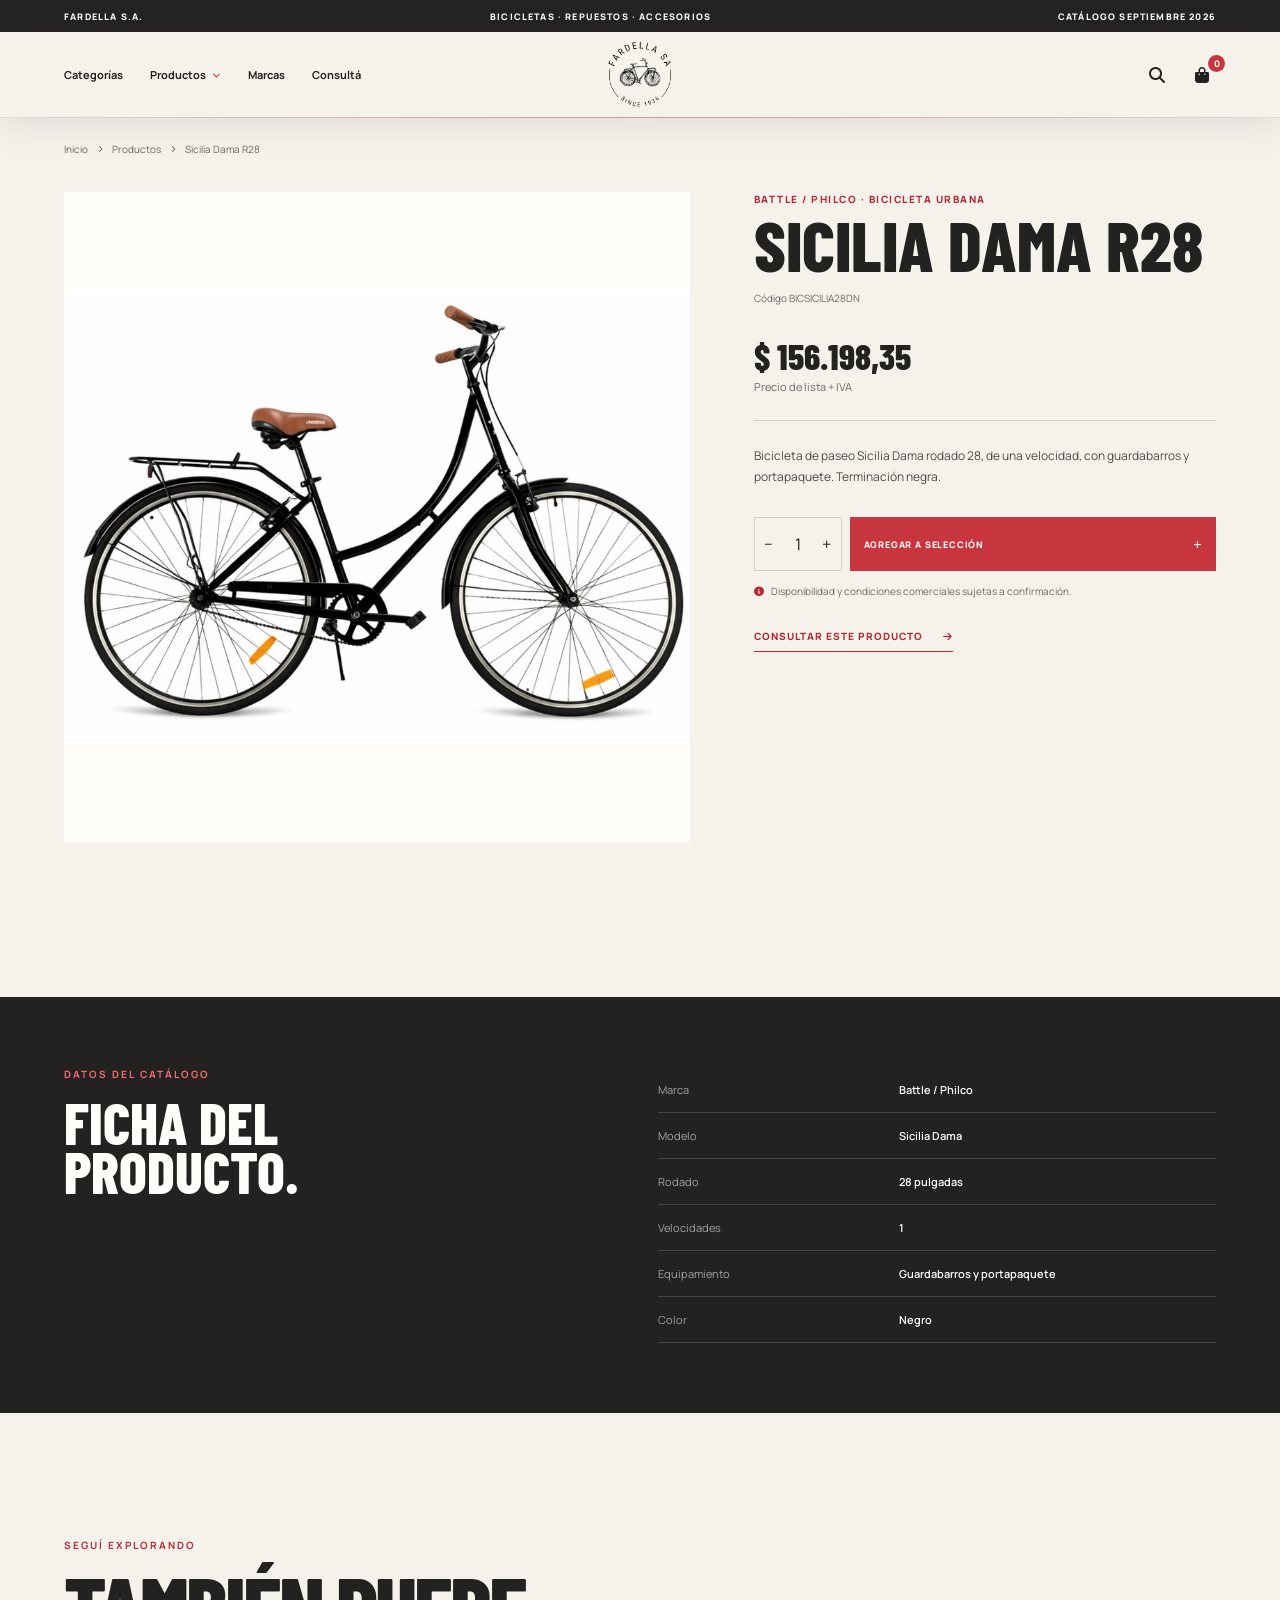
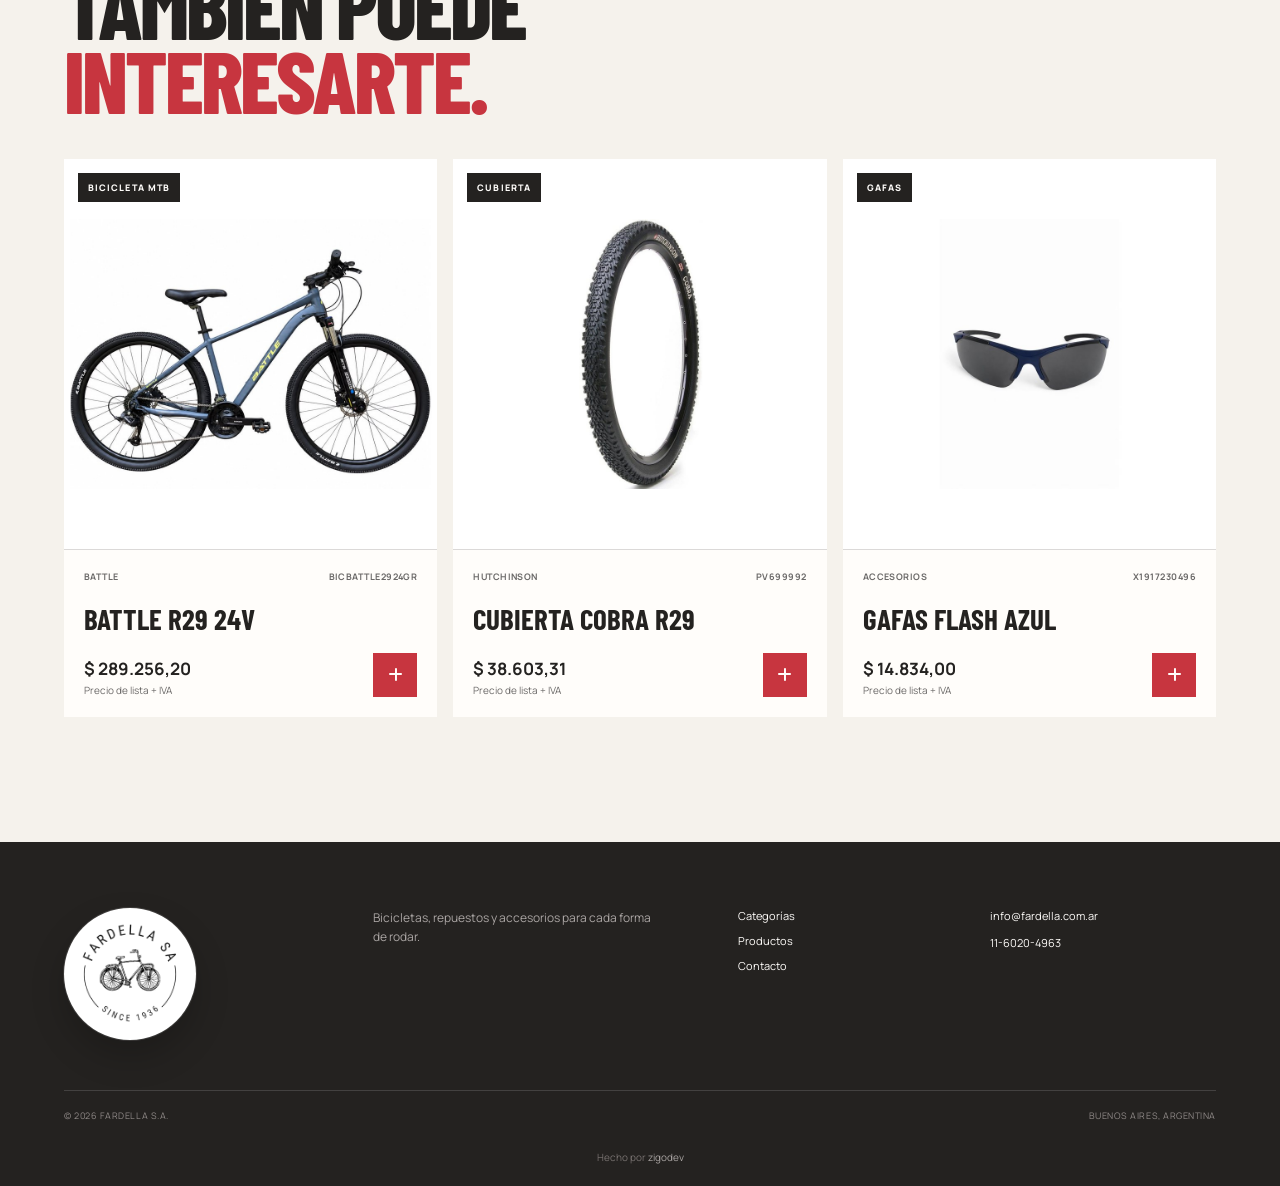
<file: producto.html>
<!DOCTYPE html>
<html lang="es">
<head>
  <meta charset="UTF-8">
  <meta name="viewport" content="width=device-width, initial-scale=1.0">
  <meta name="description" content="Conocé los detalles de los productos Fardella S.A.">
  <title>Producto — Fardella S.A.</title>
  <link rel="preconnect" href="https://fonts.googleapis.com">
  <link rel="preconnect" href="https://fonts.gstatic.com" crossorigin>
  <link href="https://fonts.googleapis.com/css2?family=Barlow+Condensed:wght@500;600;700;800&family=Manrope:wght@400;500;600;700&display=swap" rel="stylesheet">
  <link rel="stylesheet" href="https://cdnjs.cloudflare.com/ajax/libs/font-awesome/6.5.2/css/all.min.css">
  <link rel="stylesheet" href="styles.css?v=20261104c">
</head>
<body class="inner-page fardella-site" data-product-page>
  <div class="announcement"><span>FARDELLA S.A.</span><span>Bicicletas · Repuestos · Accesorios</span><span>Catálogo septiembre 2026</span></div>
  <header class="site-header">
    <button class="icon-button menu-toggle" aria-label="Abrir menú" aria-expanded="false"><span></span><span></span></button>
    <a class="wordmark" href="index.html" aria-label="Fardella S.A., inicio"><img src="assets/images/fardella/logo-fardella-official.png" alt="Fardella S.A."></a>
    <nav class="desktop-nav" aria-label="Navegación principal">
      <a href="index.html#categorias">Categorías</a>
      <div class="catalog-dropdown">
        <button class="catalog-dropdown-toggle" type="button" aria-expanded="false" aria-controls="catalog-dropdown-menu">Productos <i class="fa-solid fa-chevron-down"></i></button>
        <div class="catalog-dropdown-menu" id="catalog-dropdown-menu" aria-hidden="true">
          <div class="catalog-dropdown-heading"><span>Catálogo Fardella</span><strong>Elegí por tipo de producto</strong></div>
          <div class="catalog-dropdown-grid">
            <a href="index.html#productos"><i class="fa-solid fa-bicycle"></i><span><strong>Bicicletas</strong><small>Urbanas y mountain bike</small></span></a>
            <a href="index.html#productos"><i class="fa-solid fa-circle-notch"></i><span><strong>Cubiertas y cámaras</strong><small>Distintos rodados y usos</small></span></a>
            <a href="index.html#productos"><i class="fa-solid fa-gears"></i><span><strong>Transmisión y componentes</strong><small>Repuestos para cada bicicleta</small></span></a>
            <a href="index.html#productos"><i class="fa-solid fa-helmet-safety"></i><span><strong>Accesorios</strong><small>Cascos, guantes, gafas y más</small></span></a>
          </div>
          <a class="catalog-dropdown-all" href="index.html#productos">Ver todo el catálogo <i class="fa-solid fa-arrow-right"></i></a>
        </div>
      </div>
      <a href="index.html#marcas">Marcas</a>
      <a href="index.html#consulta">Consultá</a>
    </nav>
    <div class="header-actions"><button class="icon-button search-toggle" aria-label="Buscar"><i class="fa-solid fa-magnifying-glass"></i></button><a class="icon-button cart-link" href="carrito.html" aria-label="Ver selección"><i class="fa-solid fa-bag-shopping"></i><span class="cart-count" data-cart-count>0</span></a></div>
  </header>
  <aside class="mobile-menu" aria-hidden="true">
    <div class="mobile-menu-top"><span>MENÚ</span><button class="icon-button menu-close" aria-label="Cerrar menú"><i class="fa-solid fa-xmark"></i></button></div>
    <nav>
      <a href="index.html#categorias">Categorías</a>
      <div class="mobile-catalog">
        <button class="mobile-catalog-toggle" type="button" aria-expanded="false" aria-controls="mobile-catalog-panel">Productos <i class="fa-solid fa-chevron-down"></i></button>
        <div class="mobile-catalog-panel" id="mobile-catalog-panel" aria-hidden="true">
          <a href="index.html#productos"><i class="fa-solid fa-bicycle"></i> Bicicletas</a>
          <a href="index.html#productos"><i class="fa-solid fa-circle-notch"></i> Cubiertas y cámaras</a>
          <a href="index.html#productos"><i class="fa-solid fa-gears"></i> Transmisión y componentes</a>
          <a href="index.html#productos"><i class="fa-solid fa-helmet-safety"></i> Accesorios</a>
          <a href="index.html#productos"><i class="fa-solid fa-border-all"></i> Ver todo</a>
        </div>
      </div>
      <a href="index.html#marcas">Marcas</a>
      <a href="index.html#consulta">Consultá</a>
      <a href="index.html#contacto">Contacto</a>
    </nav>
    <p>Todo para disfrutar del ciclismo.</p>
  </aside>
  <div class="menu-backdrop"></div>
  <div class="search-panel" aria-hidden="true"><button class="search-close" aria-label="Cerrar búsqueda"><i class="fa-solid fa-xmark"></i></button><label for="site-search">Buscar productos</label><div class="search-field"><input id="site-search" type="search" placeholder="Bicicletas, cubiertas, guantes..." autocomplete="off"><i class="fa-solid fa-magnifying-glass"></i></div><div class="search-results" aria-live="polite"></div></div>
  <main>
    <nav class="breadcrumb" aria-label="Migas de pan"><a href="index.html">Inicio</a><i class="fa-solid fa-chevron-right"></i><a href="index.html#productos">Productos</a><i class="fa-solid fa-chevron-right"></i><span data-product-breadcrumb>Producto</span></nav>
    <section class="product-detail" data-product-detail></section>
    <section class="tech-section"><div><p class="eyebrow">Datos del catálogo</p><h2>Ficha del<br>producto.</h2></div><div class="spec-list" data-product-specs></div></section>
    <section class="related section-pad"><div class="section-heading"><div><p class="eyebrow dark">Seguí explorando</p><h2>También puede<br><em>interesarte.</em></h2></div></div><div class="product-grid compact" data-related-grid></div></section>
  </main>
  <footer class="footer"><div class="footer-main"><a class="wordmark footer-brand" href="index.html"><img src="assets/images/fardella/logo-fardella-official.png" alt="Fardella S.A."></a><p>Bicicletas, repuestos y accesorios para cada forma de rodar.</p><nav class="footer-links" aria-label="Navegación del pie"><a href="index.html#categorias">Categorías</a><a href="index.html#productos">Productos</a><a href="index.html#contacto">Contacto</a></nav><div class="footer-contact"><a href="mailto:info@fardella.com.ar">info@fardella.com.ar</a><a href="tel:+541160204963">11-6020-4963</a></div></div><div class="footer-bottom"><span>© 2026 Fardella S.A.</span><span>Buenos Aires, Argentina</span></div><div class="footer-credit">Hecho por <a href="https://zigodev.com.ar" target="_blank" rel="noopener noreferrer">zigodev</a></div></footer>
  <div class="toast" role="status" aria-live="polite"></div>
  <script src="main.js?v=20261104c"></script>
</body>
</html>
</file>
<file: styles.css>
/* Identidad y base */
:root {
  --ink: #131315;
  --ink-soft: #202023;
  --red: #a51f2a;
  --red-bright: #d92735;
  --paper: #f4f2ee;
  --white: #fffefa;
  --muted: #6b6968;
  --line: rgba(19, 19, 21, .15);
  --display: "Barlow Condensed", sans-serif;
  --body: "Manrope", sans-serif;
  --pad: clamp(20px, 5vw, 78px);
}

* {
  box-sizing: border-box;
}

html {
  scroll-behavior: smooth;
}

body {
  margin: 0;
  overflow-x: hidden;
  background: var(--paper);
  color: var(--ink);
  font-family: var(--body);
}

a {
  color: inherit;
  text-decoration: none;
}

button,
input {
  font: inherit;
}

button {
  color: inherit;
}

img {
  display: block;
  max-width: 100%;
}

h1,
h2,
h3,
p {
  margin-top: 0;
}

[hidden] {
  display: none !important;
}

.section-pad {
  padding: 95px var(--pad);
}

.eyebrow {
  margin-bottom: 17px;
  color: #f46e70;
  font-size: 10px;
  font-weight: 700;
  letter-spacing: .2em;
  text-transform: uppercase;
}

.eyebrow.dark {
  color: var(--red);
}

.button {
  min-height: 54px;
  padding: 0 23px;
  display: inline-flex;
  align-items: center;
  justify-content: space-between;
  gap: 30px;
  border: 1px solid transparent;
  font-size: 11px;
  font-weight: 800;
  letter-spacing: .09em;
  text-transform: uppercase;
  cursor: pointer;
  transition: transform .25s, background .25s;
}

.button:hover {
  transform: translateY(-3px);
}

.button-accent {
  background: var(--red-bright);
  color: var(--white);
}

.button-accent:hover {
  background: var(--red);
}

.button-light {
  background: var(--white);
  color: var(--ink);
}

.button-dark {
  background: var(--ink);
  color: var(--white);
}

/* Barra y navegación */
.announcement {
  min-height: 32px;
  padding: 8px var(--pad);
  display: flex;
  align-items: center;
  justify-content: space-between;
  gap: 15px;
  background: var(--red-bright);
  color: var(--white);
  font-size: 9px;
  font-weight: 800;
  letter-spacing: .13em;
  text-transform: uppercase;
}

.announcement span:nth-child(2) {
  display: none;
}

.site-header {
  position: relative;
  z-index: 10;
  height: 76px;
  padding: 0 var(--pad);
  display: grid;
  grid-template-columns: 1fr auto 1fr;
  align-items: center;
  background: var(--ink);
  color: var(--white);
}

.icon-button {
  padding: 0;
  display: grid;
  place-items: center;
  border: 0;
  background: transparent;
  cursor: pointer;
}

.menu-toggle {
  width: 34px;
  height: 34px;
  justify-self: start;
  align-content: center;
  gap: 6px;
}

.menu-toggle span {
  width: 26px;
  height: 2px;
  display: block;
  background: currentColor;
}

.menu-toggle span:last-child {
  width: 18px;
}

.wordmark {
  display: flex;
  flex-direction: column;
  align-items: center;
  width: max-content;
  font-family: var(--display);
  font-style: italic;
  font-weight: 800;
  line-height: .76;
  letter-spacing: -.055em;
}

.site-header > .wordmark {
  grid-column: 2;
  grid-row: 1;
}

.wordmark span {
  font-size: 29px;
}

.wordmark strong {
  color: var(--red-bright);
}

.wordmark small {
  margin-top: 9px;
  padding-left: .55em;
  font-family: var(--body);
  font-size: 6px;
  font-style: normal;
  font-weight: 600;
  letter-spacing: .55em;
}

.desktop-nav {
  display: none;
}

.header-actions {
  justify-self: end;
  display: flex;
  align-items: center;
  gap: 17px;
}

.header-actions .icon-button {
  width: 28px;
  height: 36px;
  font-size: 16px;
}

.cart-link {
  position: relative;
}

.cart-count {
  position: absolute;
  top: -2px;
  right: -9px;
  min-width: 17px;
  height: 17px;
  padding: 0 3px;
  display: grid;
  place-items: center;
  border-radius: 50%;
  background: var(--red-bright);
  color: var(--white);
  font-size: 9px;
  font-weight: 800;
}

.mobile-menu {
  position: fixed;
  inset: 0 0 0 auto;
  z-index: 101;
  width: min(88vw, 430px);
  padding: 27px;
  display: flex;
  flex-direction: column;
  background: var(--ink);
  color: var(--white);
  transform: translateX(101%);
  transition: transform .4s ease;
}

.mobile-menu.open {
  transform: translateX(0);
}

.mobile-menu-top {
  display: flex;
  justify-content: space-between;
  align-items: center;
  font-size: 11px;
  font-weight: 700;
  letter-spacing: .15em;
}

.menu-close {
  color: var(--white);
  font-size: 21px;
}

.mobile-menu nav {
  margin: auto 0;
  display: flex;
  flex-direction: column;
}

.mobile-menu nav a {
  padding: 16px 0;
  border-bottom: 1px solid rgba(255, 255, 255, .18);
  font-family: var(--display);
  font-size: 37px;
  font-weight: 700;
  text-transform: uppercase;
}

.mobile-menu > p {
  color: #bdb9b7;
  font-size: 12px;
}

.menu-backdrop {
  position: fixed;
  inset: 0;
  z-index: 100;
  background: rgba(0, 0, 0, .62);
  opacity: 0;
  visibility: hidden;
  transition: opacity .3s, visibility .3s;
}

.menu-backdrop.open {
  opacity: 1;
  visibility: visible;
}

.search-panel {
  position: fixed;
  inset: 0;
  z-index: 120;
  padding: 115px var(--pad) 30px;
  overflow: auto;
  background: var(--paper);
  transform: translateY(-101%);
  transition: transform .4s ease;
}

.search-panel.open {
  transform: translateY(0);
}

.search-close {
  position: absolute;
  top: 30px;
  right: var(--pad);
  border: 0;
  background: transparent;
  font-size: 23px;
  cursor: pointer;
}

.search-panel label {
  display: block;
  margin-bottom: 18px;
  color: var(--red);
  font-size: 11px;
  font-weight: 800;
  letter-spacing: .13em;
  text-transform: uppercase;
}

.search-field {
  display: flex;
  align-items: center;
  gap: 15px;
  border-bottom: 2px solid var(--ink);
}

.search-field input {
  width: 100%;
  padding: 12px 0;
  border: 0;
  outline: 0;
  background: transparent;
  font-family: var(--display);
  font-size: 40px;
  font-weight: 700;
  text-transform: uppercase;
}

.search-field input::placeholder {
  color: #a8a5a2;
}

.search-results {
  margin-top: 24px;
  display: grid;
  gap: 10px;
}

.search-results a {
  width: fit-content;
  padding: 7px 0;
  border-bottom: 1px solid var(--line);
  font-size: 15px;
}

/* Portada */
.hero {
  min-height: 600px;
  display: grid;
  background: var(--ink);
  color: var(--white);
}

.hero-copy {
  position: relative;
  min-height: 480px;
  padding: 75px var(--pad) 38px;
  display: flex;
  flex-direction: column;
  align-items: flex-start;
  justify-content: center;
  overflow: hidden;
  background: radial-gradient(circle at 100% 20%, rgba(165, 31, 42, .25), transparent 44%), var(--ink);
}

.hero-copy::before {
  position: absolute;
  top: 0;
  left: var(--pad);
  width: 64px;
  height: 4px;
  background: var(--red-bright);
  content: "";
}

.hero h1 {
  position: relative;
  margin-bottom: 25px;
  font-family: var(--display);
  font-size: 78px;
  font-weight: 800;
  line-height: .78;
  letter-spacing: -.045em;
  text-transform: uppercase;
}

.hero h1 em,
.section-heading h2 em,
.feature-copy h2 em {
  color: var(--red-bright);
  font-style: normal;
}

.hero-description {
  max-width: 370px;
  margin-bottom: 28px;
  color: #c4c0bd;
  font-size: 13px;
  line-height: 1.7;
}

.hero-footnote {
  width: 100%;
  margin-top: 40px;
  display: flex;
  justify-content: space-between;
  gap: 20px;
  color: #9c9694;
  font-size: 9px;
  font-weight: 700;
  letter-spacing: .16em;
}

.hero-visual {
  position: relative;
  min-height: 390px;
  overflow: hidden;
}

.hero-visual img {
  width: 100%;
  height: 100%;
  object-fit: cover;
  object-position: center 38%;
}

.hero-image-caption {
  position: absolute;
  right: 15px;
  bottom: 14px;
  padding: 9px 11px;
  background: rgba(19, 19, 21, .9);
  font-size: 9px;
  font-weight: 800;
  letter-spacing: .14em;
}

/* Datos y catálogo */
.trust-strip {
  padding: 15px var(--pad);
  display: grid;
  grid-template-columns: 1fr 1fr;
  background: var(--white);
}

.trust-strip article {
  min-height: 96px;
  padding: 16px 8px 16px 0;
  display: flex;
  align-items: center;
  gap: 11px;
  border-bottom: 1px solid var(--line);
}

.trust-strip article:nth-child(even) {
  padding-left: 12px;
}

.trust-strip article:nth-last-child(-n+2) {
  border-bottom: 0;
}

.trust-strip article > i {
  color: var(--red);
  font-size: 19px;
}

.trust-strip strong,
.trust-strip span {
  display: block;
}

.trust-strip strong {
  margin-bottom: 4px;
  font-family: var(--display);
  font-size: 16px;
  font-weight: 700;
  text-transform: uppercase;
}

.trust-strip span {
  color: var(--muted);
  font-size: 10px;
  line-height: 1.4;
}

.section-heading {
  margin-bottom: 42px;
  display: grid;
  gap: 18px;
}

.section-heading h2 {
  margin: 0;
  font-family: var(--display);
  font-size: 70px;
  font-weight: 800;
  line-height: .84;
  letter-spacing: -.035em;
  text-transform: uppercase;
}

.section-heading > p {
  max-width: 400px;
  margin: 0;
  color: var(--muted);
  font-size: 13px;
  line-height: 1.7;
}

.filters {
  margin-bottom: 26px;
  display: flex;
  gap: 8px;
  overflow-x: auto;
}

.filter {
  min-width: max-content;
  padding: 11px 16px;
  border: 1px solid var(--line);
  border-radius: 30px;
  background: transparent;
  font-size: 11px;
  font-weight: 800;
  cursor: pointer;
}

.filter span {
  margin-left: 8px;
  color: var(--muted);
  font-size: 9px;
}

.filter.active,
.filter:hover {
  border-color: var(--ink);
  background: var(--ink);
  color: var(--white);
}

.filter.active span,
.filter:hover span {
  color: #f78c92;
}

.product-grid {
  display: grid;
  gap: 16px;
}

.product-card {
  min-width: 0;
  overflow: hidden;
  background: var(--white);
}

.product-image-wrap {
  position: relative;
  height: 315px;
  display: block;
  overflow: hidden;
  background: #fff;
}

.product-image-wrap img {
  width: 100%;
  height: 100%;
  object-fit: contain;
  transition: transform .4s ease;
}

.product-card:hover .product-image-wrap img {
  transform: scale(1.05);
}

.product-tag {
  position: absolute;
  top: 14px;
  left: 14px;
  padding: 8px 10px;
  background: var(--ink);
  color: var(--white);
  font-size: 9px;
  font-weight: 800;
  letter-spacing: .12em;
  text-transform: uppercase;
}

.product-card-content {
  padding: 20px;
  border-top: 1px solid var(--line);
}

.product-card-meta {
  display: flex;
  flex-wrap: wrap;
  justify-content: space-between;
  gap: 5px;
  color: var(--muted);
  font-size: 9px;
  font-weight: 700;
  letter-spacing: .05em;
  text-transform: uppercase;
}

.product-card h3 {
  margin: 21px 0 20px;
  font-family: var(--display);
  font-size: 29px;
  font-weight: 700;
  line-height: 1;
  text-transform: uppercase;
}

.product-card-bottom {
  display: flex;
  justify-content: space-between;
  align-items: end;
  gap: 10px;
}

.product-card-price {
  display: flex;
  flex-direction: column;
  gap: 3px;
}

.product-card-price strong {
  font-size: 17px;
}

.product-card-price span {
  color: var(--muted);
  font-size: 10px;
}

.quick-add {
  width: 44px;
  height: 44px;
  flex: 0 0 auto;
  border: 0;
  background: var(--red-bright);
  color: var(--white);
  cursor: pointer;
  transition: background .25s, transform .25s;
}

.quick-add:hover {
  background: var(--red);
  transform: rotate(90deg);
}

.catalog-note {
  max-width: 690px;
  margin: 25px 0 0;
  color: var(--muted);
  font-size: 10px;
  line-height: 1.6;
}

/* Selector de versión */
.finder {
  display: grid;
  align-items: center;
  gap: 40px;
  background: #eae5e1;
}

.finder-intro .eyebrow {
  color: var(--red);
}

.finder-intro h2,
.questions-heading h2 {
  margin-bottom: 23px;
  font-family: var(--display);
  font-size: 68px;
  font-weight: 800;
  line-height: .84;
  text-transform: uppercase;
}

.finder-intro h2 em,
.questions-heading h2 em {
  color: var(--red-bright);
  font-style: normal;
}

.finder-intro > p:not(.eyebrow) {
  max-width: 480px;
  color: #565150;
  font-size: 13px;
  line-height: 1.75;
}

.finder-highlights {
  margin-top: 35px;
  padding-top: 20px;
  display: flex;
  flex-wrap: wrap;
  gap: 22px;
  border-top: 1px solid var(--line);
}

.finder-highlights span {
  display: flex;
  flex-direction: column;
  gap: 5px;
  color: var(--muted);
  font-size: 9px;
  font-weight: 700;
  letter-spacing: .06em;
  text-transform: uppercase;
}

.finder-highlights strong {
  color: var(--ink);
  font-family: var(--display);
  font-size: 30px;
  line-height: 1;
}

.finder-panel {
  padding: 24px;
  background: var(--white);
  box-shadow: 0 22px 65px rgba(40, 24, 22, .09);
}

.finder-form fieldset {
  margin: 0 0 24px;
  padding: 0;
  border: 0;
}

.finder-form legend {
  margin-bottom: 13px;
  font-size: 10px;
  font-weight: 800;
  letter-spacing: .13em;
  text-transform: uppercase;
}

.finder-colors {
  display: grid;
  gap: 8px;
}

.finder-color {
  position: relative;
  min-height: 58px;
  padding: 10px 14px;
  display: flex;
  align-items: center;
  gap: 13px;
  border: 1px solid var(--line);
  font-size: 11px;
  font-weight: 700;
  cursor: pointer;
}

.finder-color:has(input:checked) {
  border-color: var(--red-bright);
  background: #fff6f5;
}

.finder-color:focus-within,
.finder-sizes label:focus-within {
  outline: 2px solid var(--red-bright);
  outline-offset: 2px;
}

.finder-color input,
.finder-sizes input {
  position: absolute;
  width: 1px;
  height: 1px;
  opacity: 0;
}

.finder-swatch {
  width: 25px;
  height: 25px;
  flex: 0 0 auto;
  border: 1px solid #bab5b1;
  border-radius: 50%;
}

.finder-swatch-white {
  background: #e8e7df;
}

.finder-swatch-gloss {
  background: #1c1c1f;
}

.finder-swatch-matte {
  background: #3d3b3c;
}

.finder-sizes {
  display: flex;
  gap: 8px;
}

.finder-sizes label {
  position: relative;
  cursor: pointer;
}

.finder-sizes span {
  width: 53px;
  height: 46px;
  display: grid;
  place-items: center;
  border: 1px solid var(--line);
  font-size: 12px;
  font-weight: 700;
}

.finder-sizes input:checked + span {
  border-color: var(--ink);
  background: var(--ink);
  color: var(--white);
}

.finder-submit {
  width: 100%;
}

.finder-result {
  margin-top: 24px;
  display: grid;
  gap: 17px;
  border-top: 1px solid var(--line);
  padding-top: 24px;
}

.finder-result-image {
  height: 210px;
  background: #fff;
}

.finder-result-image img {
  width: 100%;
  height: 100%;
  object-fit: contain;
}

.finder-result-copy h3 {
  margin-bottom: 8px;
  font-family: var(--display);
  font-size: 27px;
  text-transform: uppercase;
}

.finder-result-copy > p:not(.eyebrow) {
  margin-bottom: 7px;
  color: var(--muted);
  font-size: 11px;
}

.finder-result-code {
  color: var(--muted);
  font-size: 9px;
  letter-spacing: .08em;
  text-transform: uppercase;
}

.finder-result-actions {
  margin-top: 20px;
  display: flex;
  flex-wrap: wrap;
  gap: 15px;
  align-items: center;
}

.finder-result-actions .button {
  min-height: 46px;
}

.finder-add {
  min-height: 46px;
  padding: 0;
  border: 0;
  border-bottom: 1px solid var(--ink);
  background: transparent;
  font-size: 10px;
  font-weight: 800;
  letter-spacing: .06em;
  text-transform: uppercase;
  cursor: pointer;
}

.finder-add i {
  margin-left: 8px;
}

/* Historia y cierre */
.split-story {
  display: grid;
  background: var(--ink);
  color: var(--white);
}

.story-image {
  position: relative;
  min-height: 390px;
  background: #fff;
}

.story-image img {
  width: 100%;
  height: 100%;
  object-fit: contain;
}

.image-index {
  position: absolute;
  bottom: 18px;
  left: 18px;
  padding: 9px 11px;
  background: var(--red-bright);
  color: var(--white);
  font-size: 9px;
  font-weight: 800;
  letter-spacing: .12em;
}

.story-copy {
  padding: 75px var(--pad);
}

.story-copy h2,
.feature-copy h2 {
  margin-bottom: 22px;
  font-family: var(--display);
  font-size: 62px;
  font-weight: 800;
  line-height: .88;
  text-transform: uppercase;
}

.story-copy > p:not(.eyebrow) {
  max-width: 460px;
  color: #c4c0bd;
  font-size: 13px;
  line-height: 1.75;
}

.story-copy ul {
  margin: 29px 0;
  padding: 0;
  list-style: none;
}

.story-copy li {
  padding: 12px 0;
  border-bottom: 1px solid rgba(255, 255, 255, .17);
  font-size: 11px;
  font-weight: 700;
  text-transform: uppercase;
}

.story-copy li i {
  margin-right: 12px;
  color: var(--red-bright);
}

.text-link {
  display: inline-flex;
  align-items: center;
  gap: 20px;
  padding-bottom: 8px;
  border-bottom: 1px solid currentColor;
  font-size: 10px;
  font-weight: 800;
  letter-spacing: .1em;
  text-transform: uppercase;
}

.feature-banner {
  min-height: 470px;
  display: grid;
  align-items: center;
  gap: 20px;
  overflow: hidden;
  background: var(--red);
  color: var(--white);
}

.feature-copy {
  position: relative;
  z-index: 1;
}

.feature-copy h2 em {
  color: #ff747a;
}

.feature-copy > p:not(.eyebrow) {
  max-width: 490px;
  margin-bottom: 26px;
  color: #f4dadb;
  font-size: 13px;
  line-height: 1.7;
}

.feature-mark {
  color: rgba(255, 255, 255, .14);
  font-family: var(--display);
  font-size: 100px;
  font-style: italic;
  font-weight: 800;
  line-height: .8;
  text-align: center;
}

/* Preguntas */
.questions {
  display: grid;
  gap: 35px;
  background: var(--white);
}

.questions-heading > p:last-child {
  max-width: 340px;
  color: var(--muted);
  font-size: 13px;
  line-height: 1.7;
}

.question-list details {
  border-top: 1px solid var(--line);
}

.question-list details:last-child {
  border-bottom: 1px solid var(--line);
}

.question-list summary {
  min-height: 74px;
  display: flex;
  align-items: center;
  justify-content: space-between;
  gap: 20px;
  font-family: var(--display);
  font-size: 21px;
  font-weight: 700;
  text-transform: uppercase;
  cursor: pointer;
  list-style: none;
}

.question-list summary::-webkit-details-marker {
  display: none;
}

.question-list summary i {
  color: var(--red);
  font-size: 16px;
  transition: transform .25s;
}

.question-list details[open] summary i {
  transform: rotate(45deg);
}

.question-list details p {
  max-width: 590px;
  margin-bottom: 22px;
  color: var(--muted);
  font-size: 12px;
  line-height: 1.7;
}

/* Detalle */
.breadcrumb {
  padding: 24px var(--pad) 0;
  display: flex;
  align-items: center;
  gap: 10px;
  color: var(--muted);
  font-size: 10px;
}

.breadcrumb i {
  font-size: 7px;
}

.product-detail {
  padding: 36px var(--pad) 80px;
  display: grid;
  gap: 35px;
}

.gallery-main {
  height: 390px;
  background: var(--white);
}

.gallery-main img {
  width: 100%;
  height: 100%;
  object-fit: contain;
}

.product-gallery > p {
  margin: 10px 0 0;
  color: var(--muted);
  font-size: 10px;
}

.product-type {
  margin-bottom: 8px;
  color: var(--red);
  font-size: 10px;
  font-weight: 800;
  letter-spacing: .15em;
  text-transform: uppercase;
}

.product-info h1 {
  margin-bottom: 11px;
  font-family: var(--display);
  font-size: 56px;
  font-weight: 800;
  line-height: .86;
  text-transform: uppercase;
}

.product-code {
  color: var(--muted);
  font-size: 10px;
}

.product-price {
  margin: 27px 0 2px;
  font-family: var(--display);
  font-size: 36px;
  font-weight: 800;
}

.product-financing {
  color: var(--muted);
  font-size: 11px;
}

.product-description {
  margin: 26px 0;
  padding-top: 24px;
  border-top: 1px solid var(--line);
  color: #4e4b4a;
  font-size: 12px;
  line-height: 1.75;
}

.choice-label {
  margin: 22px 0 10px;
  display: flex;
  justify-content: space-between;
  gap: 12px;
  font-size: 10px;
  font-weight: 800;
  text-transform: uppercase;
}

.choice-label span:last-child {
  color: var(--muted);
  font-weight: 500;
}

.size-options,
.color-options {
  display: flex;
  gap: 8px;
}

.size-option {
  width: 48px;
  height: 43px;
  border: 1px solid var(--line);
  background: transparent;
  cursor: pointer;
}

.size-option.active {
  border-color: var(--ink);
  background: var(--ink);
  color: var(--white);
}

.color-option {
  width: 36px;
  height: 36px;
  padding: 4px;
  display: block;
  border: 1px solid transparent;
  border-radius: 50%;
}

.color-option.active {
  border-color: var(--ink);
}

.color-option span {
  width: 100%;
  height: 100%;
  display: block;
  border: 1px solid #c4c2c0;
  border-radius: 50%;
}

.buy-row {
  margin-top: 30px;
  display: grid;
  grid-template-columns: 88px 1fr;
  gap: 8px;
}

.quantity-control {
  height: 54px;
  display: grid;
  grid-template-columns: 1fr 1fr 1fr;
  align-items: center;
  border: 1px solid var(--line);
  text-align: center;
}

.quantity-control button {
  height: 100%;
  border: 0;
  background: transparent;
  cursor: pointer;
}

.buy-row .button {
  min-width: 0;
  padding: 0 13px;
  gap: 10px;
  font-size: 9px;
}

.stock-note {
  margin-top: 13px;
  color: var(--muted);
  font-size: 10px;
  line-height: 1.5;
}

.stock-note i {
  margin-right: 5px;
  color: var(--red);
}

.product-promise {
  margin: 0 var(--pad);
  display: grid;
  border-top: 1px solid var(--line);
  border-bottom: 1px solid var(--line);
}

.product-promise article {
  padding: 23px 0;
  border-bottom: 1px solid var(--line);
}

.product-promise article:last-child {
  border-bottom: 0;
}

.product-promise i {
  color: var(--red);
}

.product-promise h3 {
  margin: 12px 0 3px;
  font-family: var(--display);
  font-size: 19px;
  text-transform: uppercase;
}

.product-promise p {
  margin: 0;
  color: var(--muted);
  font-size: 10px;
}

.tech-section {
  margin-top: 75px;
  padding: 70px var(--pad);
  display: grid;
  gap: 35px;
  background: var(--ink);
  color: var(--white);
}

.tech-section h2 {
  font-family: var(--display);
  font-size: 58px;
  font-weight: 800;
  line-height: .85;
  text-transform: uppercase;
}

.spec-row {
  padding: 15px 0;
  display: grid;
  grid-template-columns: 1fr 1.4fr;
  gap: 15px;
  border-bottom: 1px solid rgba(255, 255, 255, .15);
  font-size: 11px;
}

.spec-row span {
  color: #a6a2a0;
}

.spec-row strong {
  font-weight: 600;
}

/* Carrito */
.cart-main {
  min-height: 70vh;
  padding: 70px var(--pad) 100px;
}

.cart-heading {
  padding-bottom: 28px;
  border-bottom: 1px solid var(--line);
}

.cart-heading h1 {
  margin-bottom: 12px;
  font-family: var(--display);
  font-size: 70px;
  font-weight: 800;
  line-height: .85;
  text-transform: uppercase;
}

.cart-heading h1 span {
  color: var(--red);
  font-size: .42em;
  vertical-align: top;
}

.cart-heading > p:last-child {
  color: var(--muted);
  font-size: 12px;
}

.cart-layout {
  padding-top: 25px;
  display: grid;
  gap: 30px;
}

.cart-item {
  padding: 18px 0;
  display: grid;
  grid-template-columns: 100px 1fr;
  gap: 15px;
  border-bottom: 1px solid var(--line);
}

.cart-item-image {
  width: 100px;
  height: 110px;
  display: block;
  background: var(--white);
}

.cart-item-image img {
  width: 100%;
  height: 100%;
  object-fit: contain;
}

.cart-item-top {
  display: flex;
  justify-content: space-between;
  gap: 10px;
}

.cart-item h3 {
  margin: 0 0 7px;
  font-family: var(--display);
  font-size: 20px;
  text-transform: uppercase;
}

.cart-item-meta {
  color: var(--muted);
  font-size: 9px;
}

.cart-remove {
  align-self: start;
  border: 0;
  background: transparent;
  color: var(--muted);
  cursor: pointer;
}

.cart-item-bottom {
  margin-top: 19px;
  display: flex;
  justify-content: space-between;
  align-items: end;
  gap: 12px;
}

.cart-item .quantity-control {
  width: 82px;
  height: 33px;
  font-size: 11px;
}

.cart-item-price {
  font-size: 12px;
}

.cart-summary {
  padding: 27px 22px;
  align-self: start;
  background: var(--white);
}

.cart-summary h2 {
  margin-bottom: 22px;
  font-family: var(--display);
  font-size: 27px;
  text-transform: uppercase;
}

.summary-row {
  padding: 12px 0;
  display: flex;
  justify-content: space-between;
  gap: 12px;
  color: var(--muted);
  font-size: 11px;
}

.summary-row strong {
  color: var(--ink);
}

.summary-row.total {
  margin-top: 10px;
  padding-top: 18px;
  border-top: 1px solid var(--line);
  color: var(--ink);
  font-weight: 800;
}

.tax-note {
  color: var(--muted);
  font-size: 10px;
  line-height: 1.6;
}

.share-button {
  width: 100%;
  margin-top: 18px;
}

.continue-link {
  margin-top: 20px;
  display: block;
  font-size: 10px;
  font-weight: 800;
  letter-spacing: .07em;
  text-align: center;
  text-transform: uppercase;
}

.continue-link i {
  margin-left: 8px;
}

.empty-cart {
  padding: 70px 20px;
  border: 1px solid var(--line);
  text-align: center;
}

.empty-cart i {
  margin-bottom: 18px;
  color: var(--red);
  font-size: 35px;
}

.empty-cart h2 {
  font-family: var(--display);
  font-size: 35px;
  text-transform: uppercase;
}

.empty-cart p {
  color: var(--muted);
  font-size: 12px;
}

.empty-cart .button {
  margin-top: 12px;
}

/* Pie y estados */
.footer {
  padding: 66px var(--pad) 22px;
  background: var(--ink);
  color: var(--white);
}

.footer-main {
  display: grid;
  gap: 26px;
}

.footer-brand {
  align-items: flex-start;
}

.footer-main > p {
  max-width: 280px;
  color: #aaa5a3;
  font-size: 12px;
  line-height: 1.6;
}

.footer-links {
  display: flex;
  flex-direction: column;
  gap: 10px;
  font-size: 11px;
}

.footer-links a:hover,
.footer-credit a:hover {
  color: #fb777d;
}

.footer-bottom {
  margin-top: 50px;
  padding-top: 18px;
  display: flex;
  flex-wrap: wrap;
  justify-content: space-between;
  gap: 10px 20px;
  border-top: 1px solid rgba(255, 255, 255, .14);
  color: #8f8987;
  font-size: 9px;
  letter-spacing: .06em;
  text-transform: uppercase;
}

.footer-credit {
  width: 100%;
  margin-top: 28px;
  padding-bottom: env(safe-area-inset-bottom);
  color: #77716f;
  font-size: 10px;
  text-align: center;
}

.footer-credit a {
  color: #aaa5a3;
}

.toast {
  position: fixed;
  bottom: 20px;
  left: 50%;
  z-index: 150;
  max-width: calc(100vw - 30px);
  padding: 13px 18px;
  background: var(--ink);
  color: var(--white);
  font-size: 11px;
  text-align: center;
  opacity: 0;
  transform: translate(-50%, 90px);
  transition: opacity .3s, transform .3s;
}

.toast.show {
  opacity: 1;
  transform: translate(-50%, 0);
}

.fade-in {
  opacity: 0;
  transform: translateY(20px);
  transition: opacity .7s, transform .7s;
}

.fade-in.visible {
  opacity: 1;
  transform: none;
}

/* Adaptación */
@media (min-width: 600px) {
  .announcement span:nth-child(2) {
    display: inline;
  }

  .hero {
    min-height: 620px;
    grid-template-columns: .85fr 1.15fr;
  }

  .hero-copy {
    min-height: 620px;
  }

  .hero-visual {
    min-height: 620px;
  }

  .hero h1 {
    font-size: 88px;
  }

  .hero-footnote {
    position: absolute;
    right: var(--pad);
    bottom: 30px;
    left: var(--pad);
    width: auto;
  }

  .product-grid {
    grid-template-columns: repeat(2, minmax(0, 1fr));
  }

  .finder-result {
    grid-template-columns: 180px 1fr;
    align-items: center;
  }

  .product-promise {
    grid-template-columns: repeat(3, 1fr);
  }

  .product-promise article {
    padding: 25px 16px;
    border-right: 1px solid var(--line);
    border-bottom: 0;
  }

  .product-promise article:first-child {
    padding-left: 0;
  }

  .product-promise article:last-child {
    border-right: 0;
  }

  .cart-item {
    grid-template-columns: 150px 1fr;
  }

  .cart-item-image {
    width: 150px;
    height: 135px;
  }
}

@media (min-width: 850px) {
  .site-header {
    height: 88px;
  }

  .trust-strip {
    grid-template-columns: repeat(4, 1fr);
  }

  .trust-strip article,
  .trust-strip article:nth-last-child(-n+2) {
    padding: 12px 16px;
    border-right: 1px solid var(--line);
    border-bottom: 0;
  }

  .trust-strip article:first-child {
    padding-left: 0;
  }

  .trust-strip article:last-child {
    border-right: 0;
  }

  .section-heading {
    grid-template-columns: 1.25fr .75fr;
    align-items: end;
  }

  .section-heading h2 {
    font-size: 88px;
  }

  .product-grid {
    grid-template-columns: repeat(3, minmax(0, 1fr));
  }

  .product-image-wrap {
    height: 350px;
  }

  .finder {
    grid-template-columns: 1fr 1fr;
    gap: 8vw;
  }

  .finder-intro h2,
  .questions-heading h2 {
    font-size: 88px;
  }

  .finder-panel {
    padding: 36px;
  }

  .split-story {
    grid-template-columns: 1fr 1fr;
  }

  .story-image {
    min-height: 610px;
  }

  .story-copy {
    padding: 80px 8vw;
    align-self: center;
  }

  .story-copy h2,
  .feature-copy h2 {
    font-size: 77px;
  }

  .feature-banner {
    grid-template-columns: 1fr 1fr;
  }

  .feature-mark {
    font-size: 150px;
  }

  .product-detail {
    grid-template-columns: 1.15fr .85fr;
    gap: 5vw;
  }

  .gallery-main {
    height: 570px;
  }

  .product-info h1 {
    font-size: 70px;
  }

  .tech-section {
    grid-template-columns: 1fr 1fr;
  }

  .questions {
    grid-template-columns: .8fr 1.2fr;
    gap: 6vw;
  }

  .cart-layout {
    grid-template-columns: minmax(0, 1fr) 350px;
    align-items: start;
  }

  .footer-main {
    grid-template-columns: 1fr 1.2fr .8fr .8fr;
  }
}

@media (min-width: 1050px) {
  .menu-toggle {
    display: none;
  }

  .desktop-nav {
    grid-column: 1;
    grid-row: 1;
    display: flex;
    gap: 27px;
    font-size: 11px;
    font-weight: 700;
  }

  .desktop-nav a:hover {
    color: #fb777d;
  }

  .header-actions {
    grid-column: 3;
    grid-row: 1;
  }

  .wordmark span {
    font-size: 35px;
  }

  .wordmark small {
    font-size: 7px;
  }

  .hero {
    height: min(760px, calc(100svh - 120px));
    min-height: 580px;
  }

  .hero-copy,
  .hero-visual {
    min-height: 0;
  }

  .hero-copy {
    padding-top: 65px;
  }

  .hero h1 {
    font-size: 118px;
  }

  .hero-visual img {
    object-position: center 48%;
  }

  .section-pad {
    padding-top: 125px;
    padding-bottom: 125px;
  }

  .product-image-wrap {
    height: 390px;
  }

  .product-info {
    position: sticky;
    top: 24px;
    align-self: start;
  }

  .gallery-main {
    height: 650px;
  }

  .cart-summary {
    position: sticky;
    top: 24px;
  }
}

@media (max-width: 599px) {
  .announcement {
    font-size: 7px;
    letter-spacing: .05em;
  }

  .hero h1 {
    font-size: 66px;
  }

  .hero-copy {
    min-height: 375px;
    padding-top: 49px;
    padding-bottom: 24px;
  }

  .hero-description {
    margin-bottom: 20px;
  }

  .hero-footnote {
    margin-top: 23px;
  }

  .hero-visual {
    min-height: 365px;
  }

  .hero-visual img {
    object-position: center bottom;
  }

  .trust-strip {
    grid-template-columns: 1fr 1fr;
  }

  .trust-strip article {
    align-items: flex-start;
    flex-direction: column;
  }

  .trust-strip article:nth-child(even) {
    padding-left: 10px;
  }

  .trust-strip strong {
    font-size: 15px;
  }

  .section-heading h2 {
    font-size: 66px;
  }

  .finder-intro h2,
  .questions-heading h2 {
    font-size: 62px;
  }

  .question-list summary {
    font-size: 18px;
  }

  .product-info h1 {
    font-size: 53px;
  }
}

@media (prefers-reduced-motion: reduce) {
  *,
  *::before,
  *::after {
    scroll-behavior: auto !important;
    animation-duration: .01ms !important;
    transition-duration: .01ms !important;
  }

  .fade-in {
    opacity: 1;
    transform: none;
  }
}

/* Fardella S.A. */
.fardella-site {
  --ink: #242220;
  --ink-soft: #312f2c;
  --red: #b62a34;
  --red-bright: #c7353f;
  --paper: #f5f2ec;
  --white: #fffdfa;
  background: var(--paper);
}

.fardella-site .announcement {
  background: var(--ink);
}

.fardella-site .site-header {
  height: 78px;
  border-bottom: 1px solid var(--line);
  background: var(--paper);
  color: var(--ink);
}

.fardella-site .wordmark {
  width: 68px;
  height: 68px;
  display: grid;
  place-items: center;
  overflow: hidden;
  font-style: normal;
}

.fardella-site .wordmark img {
  width: 100%;
  height: 100%;
  object-fit: contain;
  mix-blend-mode: multiply;
}

.fardella-site .hero {
  min-height: 0;
  background: var(--paper);
  color: var(--ink);
}

.fardella-site .hero-copy {
  background: radial-gradient(circle at 100% 5%, rgba(183, 42, 52, .12), transparent 45%), var(--paper);
}

.fardella-site .hero .eyebrow,
.fardella-site .story-copy .eyebrow {
  color: var(--red);
}

.fardella-site .hero-description {
  color: #57524e;
}

.fardella-site .hero-footnote {
  color: #77716b;
}

.fardella-site .hero-visual {
  background: #fff;
}

.fardella-site .hero-visual img {
  padding: 24px;
  object-fit: contain;
  object-position: center;
}

.fardella-site .hero-image-caption {
  background: var(--ink);
}

.fardella-site .story-image {
  background: #fff;
}

.fardella-site .story-image img {
  object-fit: contain;
}

.fardella-site .footer-brand {
  width: 92px;
  height: 92px;
  padding: 4px;
  background: #fff;
}

.fardella-site .footer-brand img {
  mix-blend-mode: normal;
}

.fardella-site .footer-contact {
  display: flex;
  flex-direction: column;
  gap: 12px;
  font-size: 11px;
}

.fardella-site .footer-contact a:hover {
  color: #fa8c91;
}

.category-grid {
  display: grid;
  gap: 14px;
}

.category-card {
  min-height: 230px;
  padding: 27px;
  display: flex;
  flex-direction: column;
  align-items: flex-start;
  background: #fff;
  border-top: 3px solid var(--red-bright);
  transition: transform .25s, box-shadow .25s;
}

.category-card:hover {
  transform: translateY(-4px);
  box-shadow: 0 15px 30px rgba(30, 20, 20, .08);
}

.category-card > i {
  margin-bottom: 23px;
  color: var(--red);
  font-size: 26px;
}

.category-card h3 {
  margin-bottom: 7px;
  font-family: var(--display);
  font-size: 32px;
  font-weight: 800;
  text-transform: uppercase;
}

.category-card p {
  color: var(--muted);
  font-size: 12px;
}

.category-card span {
  margin-top: auto;
  font-size: 10px;
  font-weight: 800;
  letter-spacing: .07em;
  text-transform: uppercase;
}

.category-card span i {
  margin-left: 10px;
}

.brands {
  background: #ebe6df;
}

.brands h2 {
  font-family: var(--display);
  font-size: 66px;
  font-weight: 800;
  line-height: .85;
  text-transform: uppercase;
}

.brands h2 em {
  color: var(--red-bright);
  font-style: normal;
}

.brand-list {
  margin-top: 38px;
  display: grid;
  grid-template-columns: repeat(2, 1fr);
  gap: 0;
  border-top: 1px solid var(--line);
}

.brand-list span {
  padding: 20px 8px;
  border-bottom: 1px solid var(--line);
  font-family: var(--display);
  font-size: 24px;
  font-weight: 700;
  text-transform: uppercase;
}

.contact-actions {
  display: flex;
  flex-wrap: wrap;
  align-items: center;
  gap: 18px;
}

.contact-phone {
  display: inline-flex;
  align-items: center;
  gap: 10px;
  font-size: 12px;
  font-weight: 800;
}

.product-contact {
  margin-top: 20px;
  color: var(--red);
}

@media (min-width: 600px) {
  .category-grid {
    grid-template-columns: repeat(3, minmax(0, 1fr));
  }

  .brand-list {
    grid-template-columns: repeat(3, 1fr);
  }
}

@media (min-width: 850px) {
  .fardella-site .site-header {
    height: 86px;
  }

  .fardella-site .hero {
    height: calc(100svh - 148px);
    min-height: 520px;
  }

  .fardella-site .hero-copy,
  .fardella-site .hero-visual {
    min-height: 0;
  }

  .fardella-site .wordmark {
    width: 78px;
    height: 78px;
  }

  .fardella-site .footer-brand {
    width: 92px;
    height: 92px;
  }

  .brands h2 {
    font-size: 88px;
  }
}

@media (max-width: 599px) {
  .fardella-site .hero-copy {
    min-height: 390px;
  }

  .fardella-site .hero-visual {
    min-height: 320px;
  }

  .fardella-site .hero-visual img {
    padding: 10px;
  }

  .brands h2 {
    font-size: 60px;
  }
}

/* Fardella 1939 — portada cinematográfica y contenido institucional */
.fardella-site .hero-cinematic {
  position: relative;
  height: calc(100svh - 110px);
  min-height: 610px;
  max-height: 760px;
  display: block;
  overflow: hidden;
  isolation: isolate;
  background: #061a2c;
  color: var(--white);
}

.hero-media,
.hero-shade {
  position: absolute;
  inset: 0;
  width: 100%;
  height: 100%;
}

.hero-media {
  z-index: -2;
  object-fit: cover;
  object-position: 66% center;
  animation: heroDrift 14s ease-in-out infinite alternate;
  will-change: transform;
}

.hero-shade {
  z-index: -1;
  background:
    linear-gradient(90deg, rgba(3, 17, 30, .99) 0%, rgba(3, 17, 30, .93) 38%, rgba(3, 17, 30, .3) 72%, rgba(3, 17, 30, .08) 100%),
    linear-gradient(0deg, rgba(3, 17, 30, .45), transparent 55%);
}

.fardella-site .hero-cinematic .hero-copy {
  position: relative;
  z-index: 1;
  width: min(100%, 760px);
  height: 100%;
  min-height: 0;
  padding: 54px var(--pad) 46px;
  justify-content: center;
  overflow: visible;
  background: transparent;
}

.fardella-site .hero-cinematic .hero-copy::before {
  display: none;
}

.hero-kicker {
  margin-bottom: 23px;
  display: flex;
  align-items: center;
  gap: 17px;
}

.hero-kicker > span {
  width: 48px;
  height: 3px;
  flex: 0 0 auto;
  background: var(--red-bright);
}

.fardella-site .hero-cinematic .hero-kicker .eyebrow {
  margin: 0;
  padding: 0;
  color: #fff;
  font-size: 10px;
}

.fardella-site .hero-cinematic h1 {
  margin-bottom: 25px;
  color: #fff;
  font-size: 68px;
  line-height: .84;
  letter-spacing: -.035em;
}

.fardella-site .hero-cinematic h1 em {
  color: #fff;
}

.fardella-site .hero-cinematic .hero-description {
  max-width: 520px;
  margin-bottom: 29px;
  color: #d2dce5;
  font-size: 14px;
  line-height: 1.7;
}

.hero-actions {
  display: flex;
  flex-wrap: wrap;
  gap: 12px;
}

.button-outline {
  border-color: rgba(255, 255, 255, .5);
  color: #fff;
  backdrop-filter: blur(8px);
}

.button-outline:hover {
  border-color: #fff;
  background: rgba(255, 255, 255, .08);
}

.fardella-site .hero-cinematic .hero-footnote {
  color: #adbdca;
}

.fardella-site .trust-strip {
  grid-template-columns: 1fr;
  padding-top: 0;
  padding-bottom: 0;
  border-bottom: 1px solid var(--line);
}

.fardella-site .trust-strip article,
.fardella-site .trust-strip article:nth-child(even) {
  min-height: 104px;
  padding: 20px 0;
  border-right: 0;
  border-bottom: 1px solid var(--line);
}

.fardella-site .trust-strip article:last-child {
  border-bottom: 0;
}

.fardella-site .trust-strip article > i {
  width: 38px;
  color: var(--red-bright);
  font-size: 24px;
  text-align: center;
}

.fardella-site .trust-strip strong {
  font-size: 20px;
}

.brands-heading {
  display: grid;
  gap: 28px;
}

.brands-heading > p {
  max-width: 560px;
  color: var(--muted);
  font-size: 13px;
  line-height: 1.8;
}

.brand-grid {
  margin-top: 48px;
  display: grid;
  border-top: 1px solid var(--line);
}

.brand-card {
  min-height: 310px;
  padding: 28px 5px 28px 0;
  display: flex;
  flex-direction: column;
  justify-content: space-between;
  gap: 18px;
  border-bottom: 1px solid var(--line);
}

.brand-logo {
  width: 100%;
  height: 112px;
  display: grid;
  place-items: center;
  overflow: hidden;
  border: 1px solid rgba(19, 19, 21, .08);
  background: rgba(255, 255, 255, .72);
}

.brand-logo img {
  width: 80%;
  height: 76px;
  object-fit: contain;
  mix-blend-mode: multiply;
  transition: transform .35s ease;
}

.brand-card:hover .brand-logo img {
  transform: scale(1.045);
}

.brand-logo img[alt="Shimano"] {
  transform: scale(2.25);
}

.brand-card:hover .brand-logo img[alt="Shimano"] {
  transform: scale(2.35);
}

.brand-name {
  font-family: var(--display);
  font-size: 26px;
  font-weight: 800;
  line-height: 1;
  letter-spacing: -.02em;
  text-transform: uppercase;
}

.brand-card p {
  max-width: 360px;
  margin: 0;
  color: var(--muted);
  font-size: 11px;
  line-height: 1.7;
}

.brands-more {
  margin: 28px 0 0;
  color: var(--muted);
  font-size: 11px;
}

.why-us {
  display: grid;
  gap: 60px;
  background: #061a2c;
  color: #fff;
}

.why-intro h2 {
  max-width: 760px;
  margin-bottom: 26px;
  font-family: var(--display);
  font-size: 58px;
  font-weight: 800;
  line-height: .92;
  letter-spacing: -.025em;
  text-transform: uppercase;
}

.why-intro > p:not(.eyebrow) {
  max-width: 580px;
  color: #adbdca;
  font-size: 13px;
  line-height: 1.8;
}

.light-link {
  margin-top: 18px;
  color: #fff;
}

.why-grid {
  display: grid;
}

.why-card {
  padding: 25px 0;
  display: grid;
  grid-template-columns: 44px 1fr;
  gap: 18px;
  border-top: 1px solid rgba(255, 255, 255, .16);
}

.why-card > i {
  color: #f04450;
  font-size: 21px;
}

.why-card h3 {
  margin-bottom: 9px;
  font-family: var(--display);
  font-size: 23px;
  font-weight: 700;
  line-height: 1;
  text-transform: uppercase;
}

.why-card p {
  max-width: 420px;
  margin: 0;
  color: #9fb0bf;
  font-size: 11px;
  line-height: 1.7;
}

@keyframes heroDrift {
  0% {
    transform: scale(1.025) translate3d(0, 0, 0);
  }

  100% {
    transform: scale(1.07) translate3d(-1.2%, .6%, 0);
  }
}

@media (min-width: 600px) {
  .fardella-site .hero-cinematic h1 {
    font-size: 84px;
  }

  .fardella-site .trust-strip {
    grid-template-columns: repeat(3, 1fr);
  }

  .fardella-site .trust-strip article,
  .fardella-site .trust-strip article:nth-child(even) {
    padding: 22px 26px;
    border-right: 1px solid var(--line);
    border-bottom: 0;
  }

  .fardella-site .trust-strip article:first-child {
    padding-left: 0;
  }

  .fardella-site .trust-strip article:last-child {
    padding-right: 0;
    border-right: 0;
  }

  .brand-grid {
    grid-template-columns: repeat(2, minmax(0, 1fr));
  }

  .brand-card:nth-child(odd) {
    padding-right: 32px;
    border-right: 1px solid var(--line);
  }

  .brand-card:nth-child(even) {
    padding-left: 32px;
  }

  .why-grid {
    grid-template-columns: repeat(2, minmax(0, 1fr));
    column-gap: 38px;
  }
}

@media (min-width: 850px) {
  .fardella-site .hero-cinematic {
    height: calc(100svh - 118px);
    min-height: 540px;
    max-height: 820px;
  }

  .fardella-site .hero-cinematic .hero-copy {
    padding-top: 55px;
    padding-bottom: 68px;
  }

  .fardella-site .hero-cinematic h1 {
    font-size: 96px;
  }

  .fardella-site .hero-cinematic .hero-description {
    font-size: 15px;
  }

  .brands-heading {
    grid-template-columns: 1.15fr .85fr;
    align-items: end;
  }

  .brand-grid {
    grid-template-columns: repeat(3, minmax(0, 1fr));
  }

  .brand-card,
  .brand-card:nth-child(odd),
  .brand-card:nth-child(even) {
    padding: 30px 30px;
    border-right: 1px solid var(--line);
  }

  .brand-card:nth-child(3n+1) {
    padding-left: 0;
  }

  .brand-card:nth-child(3n) {
    padding-right: 0;
    border-right: 0;
  }

  .why-us {
    grid-template-columns: .9fr 1.1fr;
    align-items: start;
    gap: 90px;
  }

  .why-intro {
    position: sticky;
    top: 38px;
  }

  .why-intro h2 {
    font-size: 70px;
  }
}

@media (max-width: 599px) {
  .fardella-site .hero-cinematic .hero-copy {
    padding-top: 42px;
    padding-bottom: 35px;
  }

  .hero-kicker {
    gap: 13px;
  }

  .hero-kicker > span {
    width: 34px;
  }

  .fardella-site .hero-cinematic .hero-description {
    max-width: 340px;
    font-size: 12px;
  }

  .hero-shade {
    background:
      linear-gradient(90deg, rgba(3, 17, 30, .98), rgba(3, 17, 30, .72)),
      linear-gradient(0deg, rgba(3, 17, 30, .72), transparent 60%);
  }

  .hero-actions {
    width: 100%;
    flex-direction: column;
  }

  .hero-actions .button {
    width: 100%;
  }

  .fardella-site .hero-cinematic .hero-footnote {
    position: static;
    margin-top: 30px;
  }
}

@media (prefers-reduced-motion: reduce) {
  .hero-media {
    animation: none;
  }
}

/* Navegación flotante, hero rotativo y consultas */
.fardella-site .announcement {
  position: fixed;
  top: 0;
  right: 0;
  left: 0;
  z-index: 140;
  background: rgba(24, 22, 21, .94);
  backdrop-filter: blur(12px);
  -webkit-backdrop-filter: blur(12px);
}

.fardella-site .site-header {
  position: fixed;
  top: 32px;
  right: 0;
  left: 0;
  z-index: 135;
  border-bottom-color: rgba(36, 34, 32, .11);
  background: rgba(245, 242, 236, .76);
  box-shadow: 0 10px 35px rgba(2, 14, 24, .08);
  backdrop-filter: blur(20px) saturate(145%);
  -webkit-backdrop-filter: blur(20px) saturate(145%);
}

.fardella-site .site-header::after {
  position: absolute;
  right: 0;
  bottom: -1px;
  left: 0;
  height: 1px;
  background: linear-gradient(90deg, transparent, rgba(182, 42, 52, .4), transparent);
  content: "";
}

.fardella-site .site-header .wordmark {
  filter: drop-shadow(0 2px 8px rgba(255, 255, 255, .72));
}

.fardella-site.inner-page main {
  padding-top: 110px;
}

.fardella-site .menu-backdrop {
  z-index: 158;
}

.fardella-site .mobile-menu {
  z-index: 160;
}

.fardella-site .search-panel {
  z-index: 165;
}

.fardella-site section[id] {
  scroll-margin-top: 118px;
}

.fardella-site .hero-cinematic {
  height: 100svh;
  min-height: 650px;
  max-height: 900px;
}

.hero-slides {
  position: absolute;
  inset: 0;
  z-index: 0;
}

.hero-slide {
  z-index: 0;
  opacity: 0;
  transform: scale(1.035);
  animation: none;
  transition: opacity .85s ease;
}

.hero-slide.active {
  opacity: 1;
  animation: heroSlideMove 5.4s ease-out both;
}

.hero-shade {
  z-index: 1;
}

.fardella-site .hero-cinematic .hero-copy {
  z-index: 2;
  padding-top: 145px;
}

.hero-pagination {
  position: absolute;
  top: 50%;
  right: clamp(18px, 2.5vw, 42px);
  z-index: 3;
  display: flex;
  flex-direction: column;
  gap: 9px;
  transform: translateY(-50%);
}

.hero-pagination button {
  width: 4px;
  height: 25px;
  padding: 0;
  border: 0;
  border-radius: 4px;
  background: rgba(255, 255, 255, .42);
  cursor: pointer;
  transition: height .25s, background .25s;
}

.hero-pagination button.active {
  height: 39px;
  background: var(--red-bright);
}

.inquiry {
  display: grid;
  gap: 52px;
  background: #ebe6df;
}

.inquiry-intro h2 {
  margin-bottom: 24px;
  font-family: var(--display);
  font-size: 64px;
  font-weight: 800;
  line-height: .86;
  letter-spacing: -.03em;
  text-transform: uppercase;
}

.inquiry-intro h2 em {
  color: var(--red-bright);
  font-style: normal;
}

.inquiry-intro > p:not(.eyebrow) {
  max-width: 570px;
  color: var(--muted);
  font-size: 13px;
  line-height: 1.8;
}

.inquiry-notes {
  margin-top: 30px;
  display: grid;
  gap: 11px;
  font-size: 10px;
  font-weight: 800;
  letter-spacing: .06em;
  text-transform: uppercase;
}

.inquiry-notes i {
  width: 24px;
  color: var(--red-bright);
}

.inquiry-form {
  padding: clamp(24px, 4vw, 46px);
  border-top: 4px solid var(--red-bright);
  background: rgba(255, 253, 250, .82);
  box-shadow: 0 22px 55px rgba(36, 34, 32, .08);
}

.form-grid {
  display: grid;
  gap: 22px 18px;
}

.inquiry-form label {
  display: grid;
  gap: 9px;
}

.inquiry-form label > span {
  font-size: 9px;
  font-weight: 800;
  letter-spacing: .11em;
  text-transform: uppercase;
}

.inquiry-form input,
.inquiry-form select,
.inquiry-form textarea {
  width: 100%;
  min-height: 52px;
  padding: 13px 0;
  border: 0;
  border-bottom: 1px solid rgba(36, 34, 32, .28);
  border-radius: 0;
  outline: 0;
  background: transparent;
  color: var(--ink);
  font-family: var(--body);
  font-size: 12px;
  transition: border-color .2s;
}

.inquiry-form textarea {
  min-height: 100px;
  resize: vertical;
}

.inquiry-form input:focus,
.inquiry-form select:focus,
.inquiry-form textarea:focus {
  border-bottom-color: var(--red-bright);
}

.form-submit {
  margin-top: 30px;
  display: flex;
  flex-wrap: wrap;
  align-items: center;
  gap: 18px 24px;
}

.form-submit .button {
  border: 0;
}

.form-submit p {
  max-width: 330px;
  margin: 0;
  color: var(--muted);
  font-size: 9px;
  line-height: 1.6;
}

.fardella-site .footer-brand {
  width: 128px;
  height: 128px;
  padding: 8px;
  border-radius: 50%;
  box-shadow: 0 0 0 1px rgba(255, 255, 255, .12), 0 16px 35px rgba(0, 0, 0, .2);
}

@keyframes heroSlideMove {
  0% {
    transform: scale(1.035) translate3d(0, 0, 0);
  }

  100% {
    transform: scale(1.105) translate3d(-1.8%, .7%, 0);
  }
}

@media (min-width: 600px) {
  .form-grid {
    grid-template-columns: repeat(2, minmax(0, 1fr));
  }

  .form-wide {
    grid-column: 1 / -1;
  }
}

@media (min-width: 850px) {
  .fardella-site.inner-page main {
    padding-top: 118px;
  }

  .fardella-site .hero-cinematic {
    height: 100svh;
    min-height: 680px;
    max-height: 940px;
  }

  .fardella-site .hero-cinematic .hero-copy {
    padding-top: 150px;
    padding-bottom: 64px;
  }

  .inquiry {
    grid-template-columns: .75fr 1.25fr;
    align-items: start;
    gap: clamp(54px, 8vw, 120px);
  }

  .inquiry-intro {
    position: sticky;
    top: 145px;
  }

  .inquiry-intro h2 {
    font-size: 82px;
  }

  .fardella-site .footer-brand {
    width: 132px;
    height: 132px;
  }
}

@media (min-width: 1050px) {
  .fardella-site .product-info,
  .fardella-site .cart-summary {
    top: 142px;
  }
}

@media (max-width: 599px) {
  .fardella-site .hero-cinematic {
    min-height: 690px;
    max-height: 820px;
  }

  .fardella-site .hero-cinematic .hero-copy {
    padding-top: 132px;
    padding-bottom: 32px;
  }

  .fardella-site .hero-cinematic h1 {
    font-size: clamp(58px, 18vw, 70px);
  }

  .hero-media {
    object-position: 63% center;
  }

  .hero-pagination {
    right: 13px;
  }

  .hero-pagination button {
    height: 19px;
  }

  .hero-pagination button.active {
    height: 29px;
  }

  .inquiry-intro h2 {
    font-size: 58px;
  }

  .form-submit .button {
    width: 100%;
  }
}

@media (prefers-reduced-motion: reduce) {
  .hero-slide.active {
    animation: none;
  }
}

/* Menú de familias de producto */
.catalog-dropdown {
  position: relative;
}

.catalog-dropdown-toggle {
  padding: 0;
  display: inline-flex;
  align-items: center;
  gap: 7px;
  border: 0;
  background: transparent;
  color: inherit;
  font-size: inherit;
  font-weight: inherit;
  cursor: pointer;
}

.catalog-dropdown-toggle i {
  color: var(--red-bright);
  font-size: 8px;
  transition: transform .25s ease;
}

.catalog-dropdown.open .catalog-dropdown-toggle i {
  transform: rotate(180deg);
}

.catalog-dropdown-menu {
  position: absolute;
  top: calc(100% + 30px);
  left: -18px;
  z-index: 10;
  width: min(680px, calc(100vw - (var(--pad) * 2)));
  padding: 27px 30px 22px;
  border-top: 3px solid var(--red-bright);
  background: rgba(255, 253, 250, .97);
  color: var(--ink);
  box-shadow: 0 24px 55px rgba(2, 14, 24, .2);
  opacity: 0;
  visibility: hidden;
  transform: translateY(-8px);
  transition: opacity .2s ease, transform .2s ease, visibility .2s;
  backdrop-filter: blur(18px);
  -webkit-backdrop-filter: blur(18px);
}

.catalog-dropdown-menu::before {
  position: absolute;
  right: 0;
  bottom: 100%;
  left: 0;
  height: 30px;
  content: "";
}

.catalog-dropdown.open .catalog-dropdown-menu {
  opacity: 1;
  visibility: visible;
  transform: translateY(0);
}

.catalog-dropdown-heading {
  margin-bottom: 21px;
  display: flex;
  align-items: baseline;
  justify-content: space-between;
  gap: 20px;
  border-bottom: 1px solid var(--line);
  padding-bottom: 16px;
}

.catalog-dropdown-heading span {
  color: var(--red);
  font-size: 8px;
  font-weight: 800;
  letter-spacing: .16em;
  text-transform: uppercase;
}

.catalog-dropdown-heading strong {
  font-family: var(--display);
  font-size: 20px;
  text-transform: uppercase;
}

.catalog-dropdown-grid {
  display: grid;
  grid-template-columns: repeat(2, minmax(0, 1fr));
  gap: 8px 28px;
}

.desktop-nav .catalog-dropdown-grid a {
  padding: 14px 0;
  display: grid;
  grid-template-columns: 30px 1fr;
  align-items: start;
  gap: 12px;
  border-bottom: 1px solid rgba(36, 34, 32, .1);
  color: var(--ink);
}

.desktop-nav .catalog-dropdown-grid a:hover {
  color: var(--red);
}

.catalog-dropdown-grid a > i {
  padding-top: 2px;
  color: var(--red-bright);
  font-size: 15px;
}

.catalog-dropdown-grid a span {
  display: grid;
  gap: 4px;
}

.catalog-dropdown-grid a strong {
  font-size: 10px;
  letter-spacing: .02em;
}

.catalog-dropdown-grid a small {
  color: var(--muted);
  font-size: 9px;
  font-weight: 500;
}

.desktop-nav .catalog-dropdown-all {
  margin-top: 18px;
  display: flex;
  justify-content: space-between;
  color: var(--red);
  font-size: 9px;
  font-weight: 800;
  letter-spacing: .1em;
  text-transform: uppercase;
}

.mobile-menu {
  overflow-y: auto;
}

.mobile-menu nav {
  margin: 70px 0 35px;
}

.mobile-catalog-toggle {
  width: 100%;
  padding: 16px 0;
  display: flex;
  align-items: center;
  justify-content: space-between;
  border: 0;
  border-bottom: 1px solid rgba(255, 255, 255, .18);
  background: transparent;
  color: inherit;
  font-family: var(--display);
  font-size: 37px;
  font-weight: 700;
  text-align: left;
  text-transform: uppercase;
  cursor: pointer;
}

.mobile-catalog-toggle i {
  margin-right: 4px;
  color: #f04450;
  font-size: 13px;
  transition: transform .3s ease;
}

.mobile-catalog.open .mobile-catalog-toggle i {
  transform: rotate(180deg);
}

.mobile-catalog-panel {
  max-height: 0;
  overflow: hidden;
  background: rgba(255, 255, 255, .04);
  transition: max-height .35s ease;
}

.mobile-catalog.open .mobile-catalog-panel {
  max-height: 300px;
}

.mobile-menu nav .mobile-catalog-panel a {
  padding: 12px 8px 12px 18px;
  display: flex;
  align-items: center;
  gap: 13px;
  border-bottom-color: rgba(255, 255, 255, .1);
  color: #cfcbc8;
  font-family: var(--body);
  font-size: 12px;
  font-weight: 700;
  letter-spacing: .02em;
  text-transform: none;
}

.mobile-catalog-panel a i {
  width: 18px;
  color: #f04450;
  text-align: center;
}

@media (max-width: 390px) {
  .mobile-catalog-toggle,
  .mobile-menu nav > a {
    font-size: 33px;
  }

  .mobile-menu nav {
    margin-top: 52px;
  }
}
</file>
